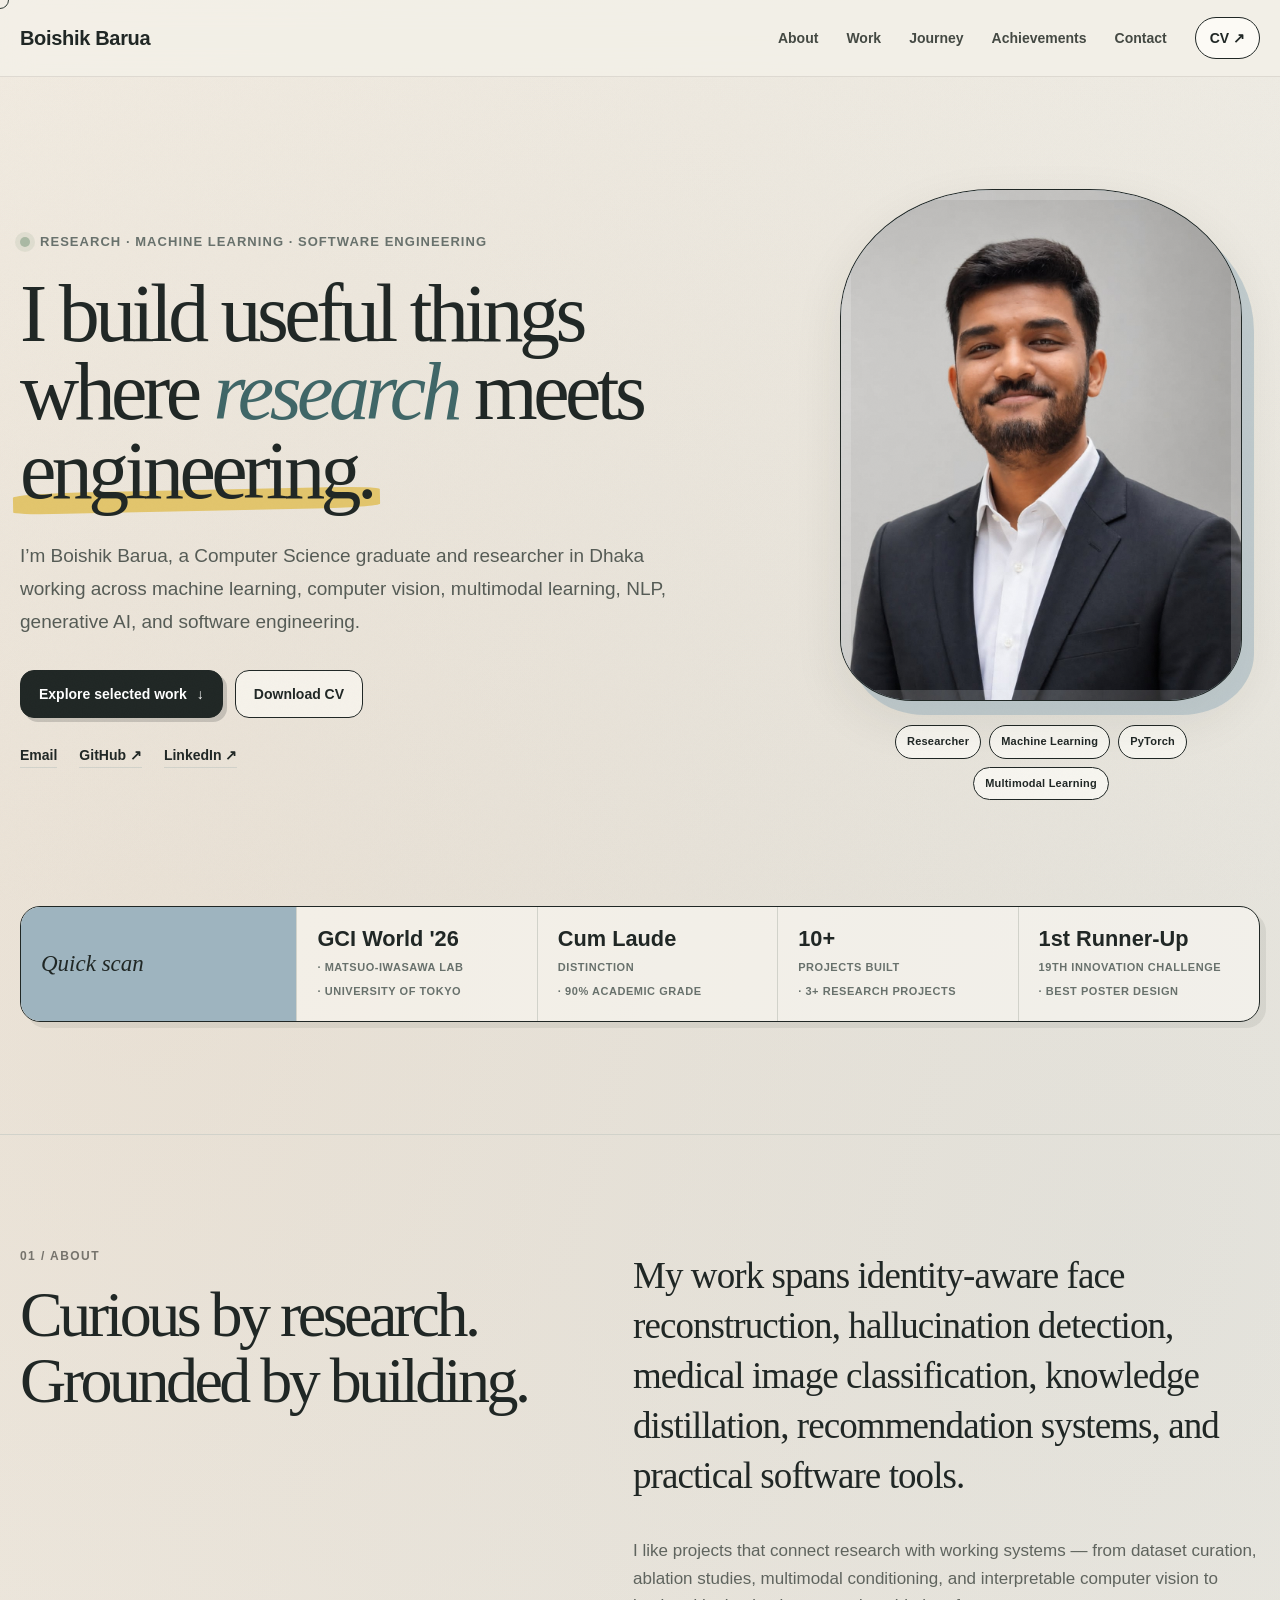
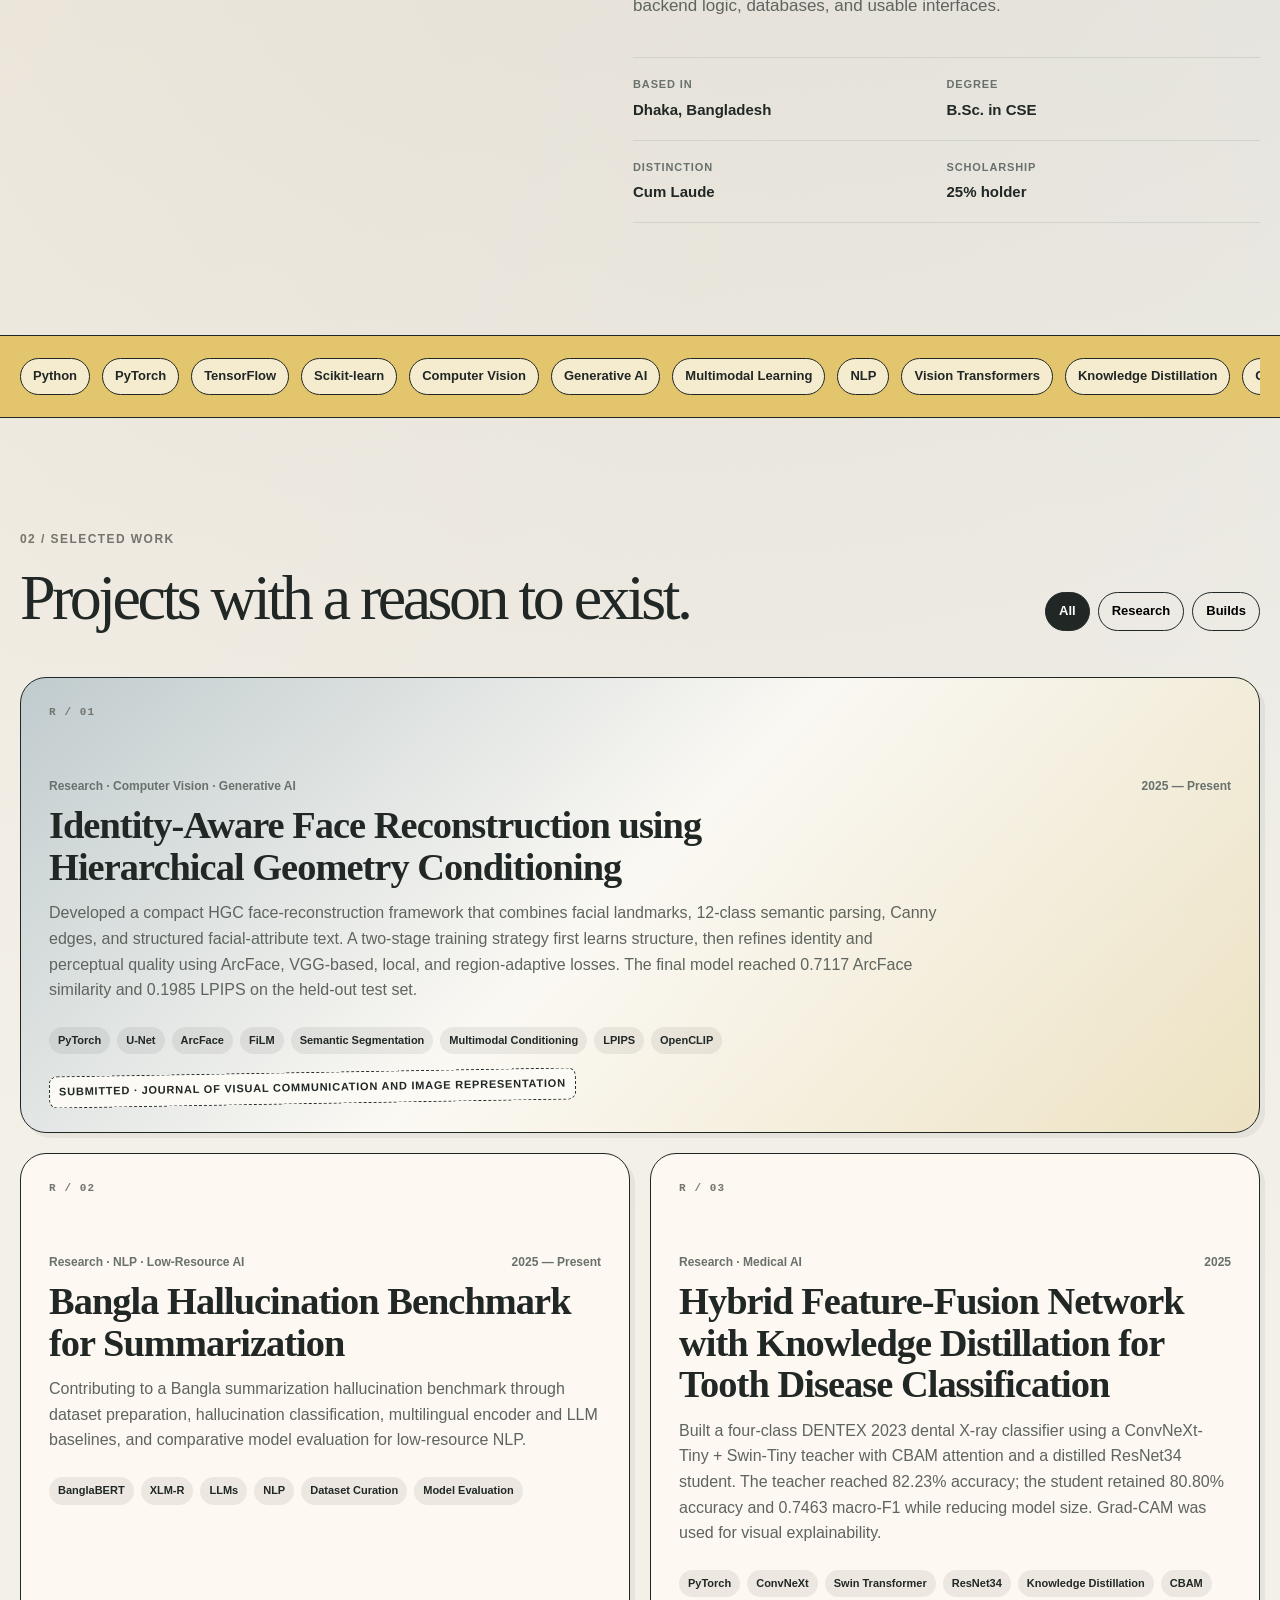
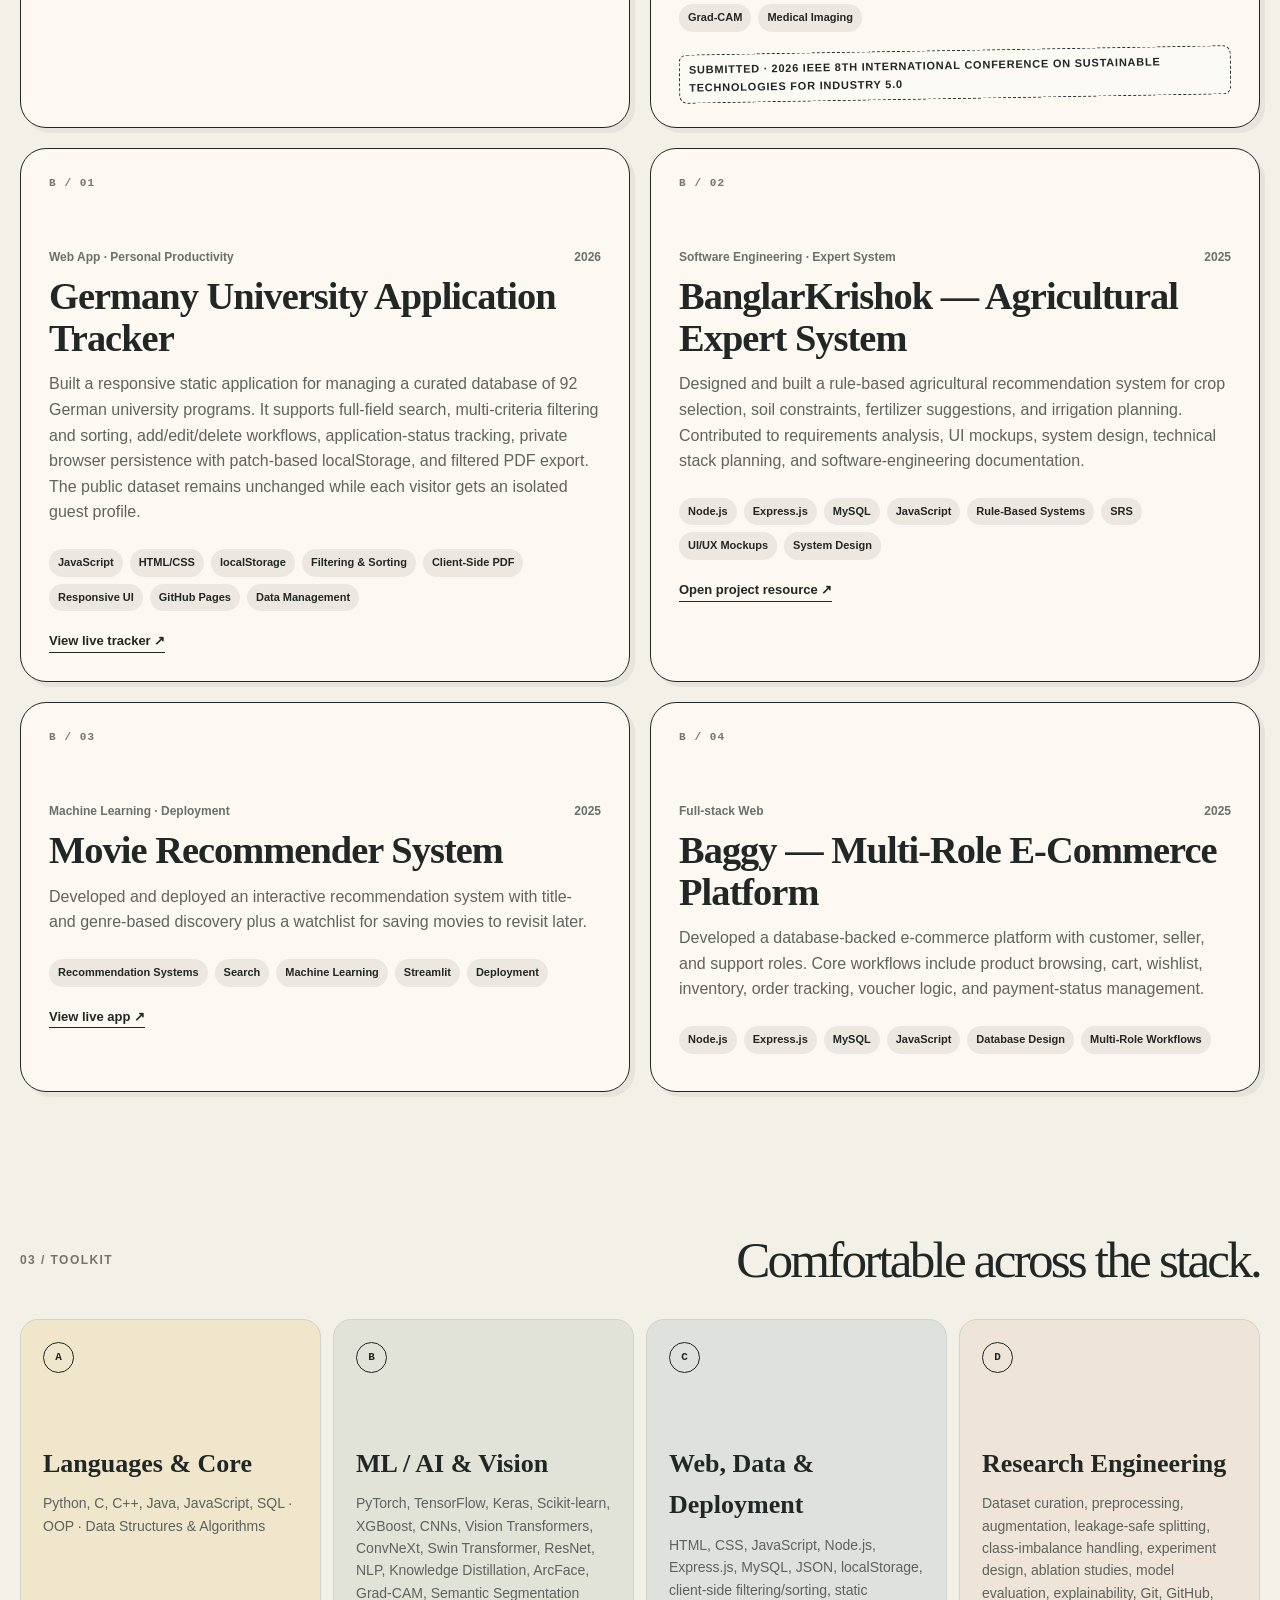
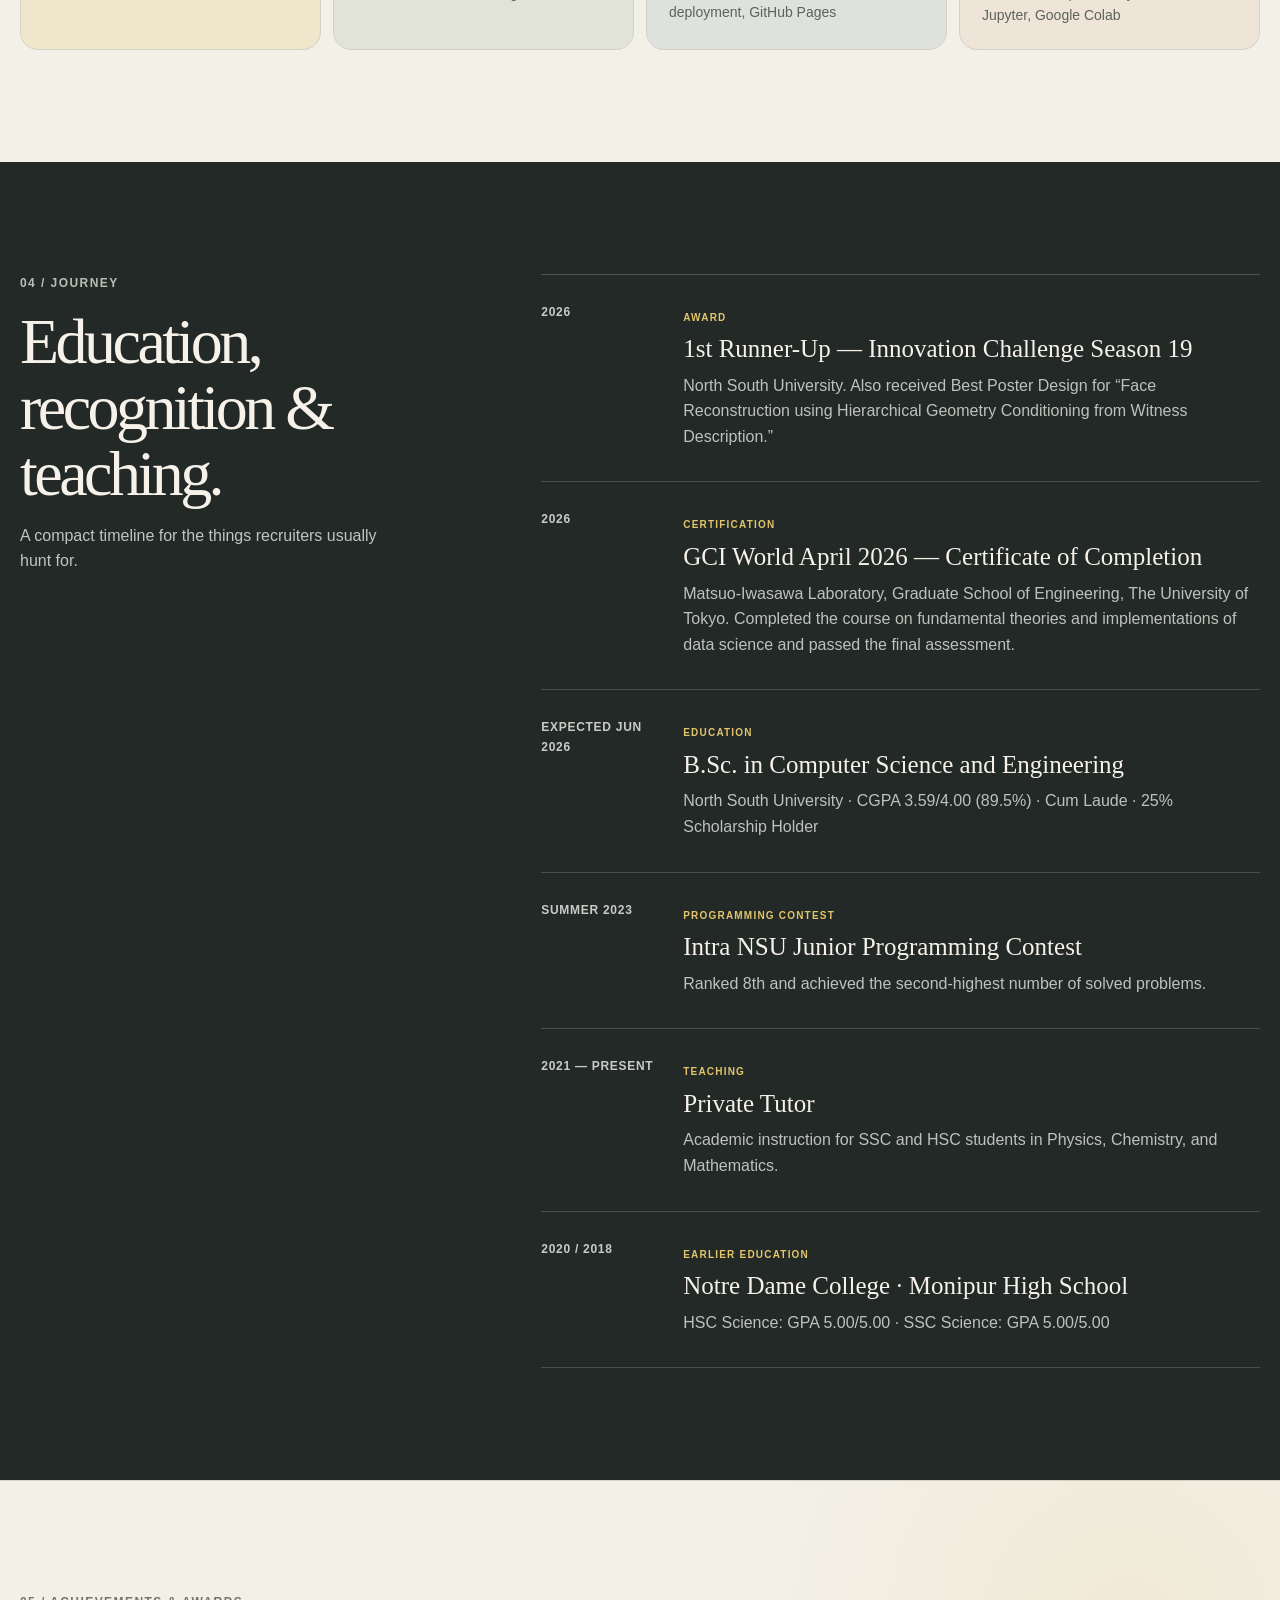
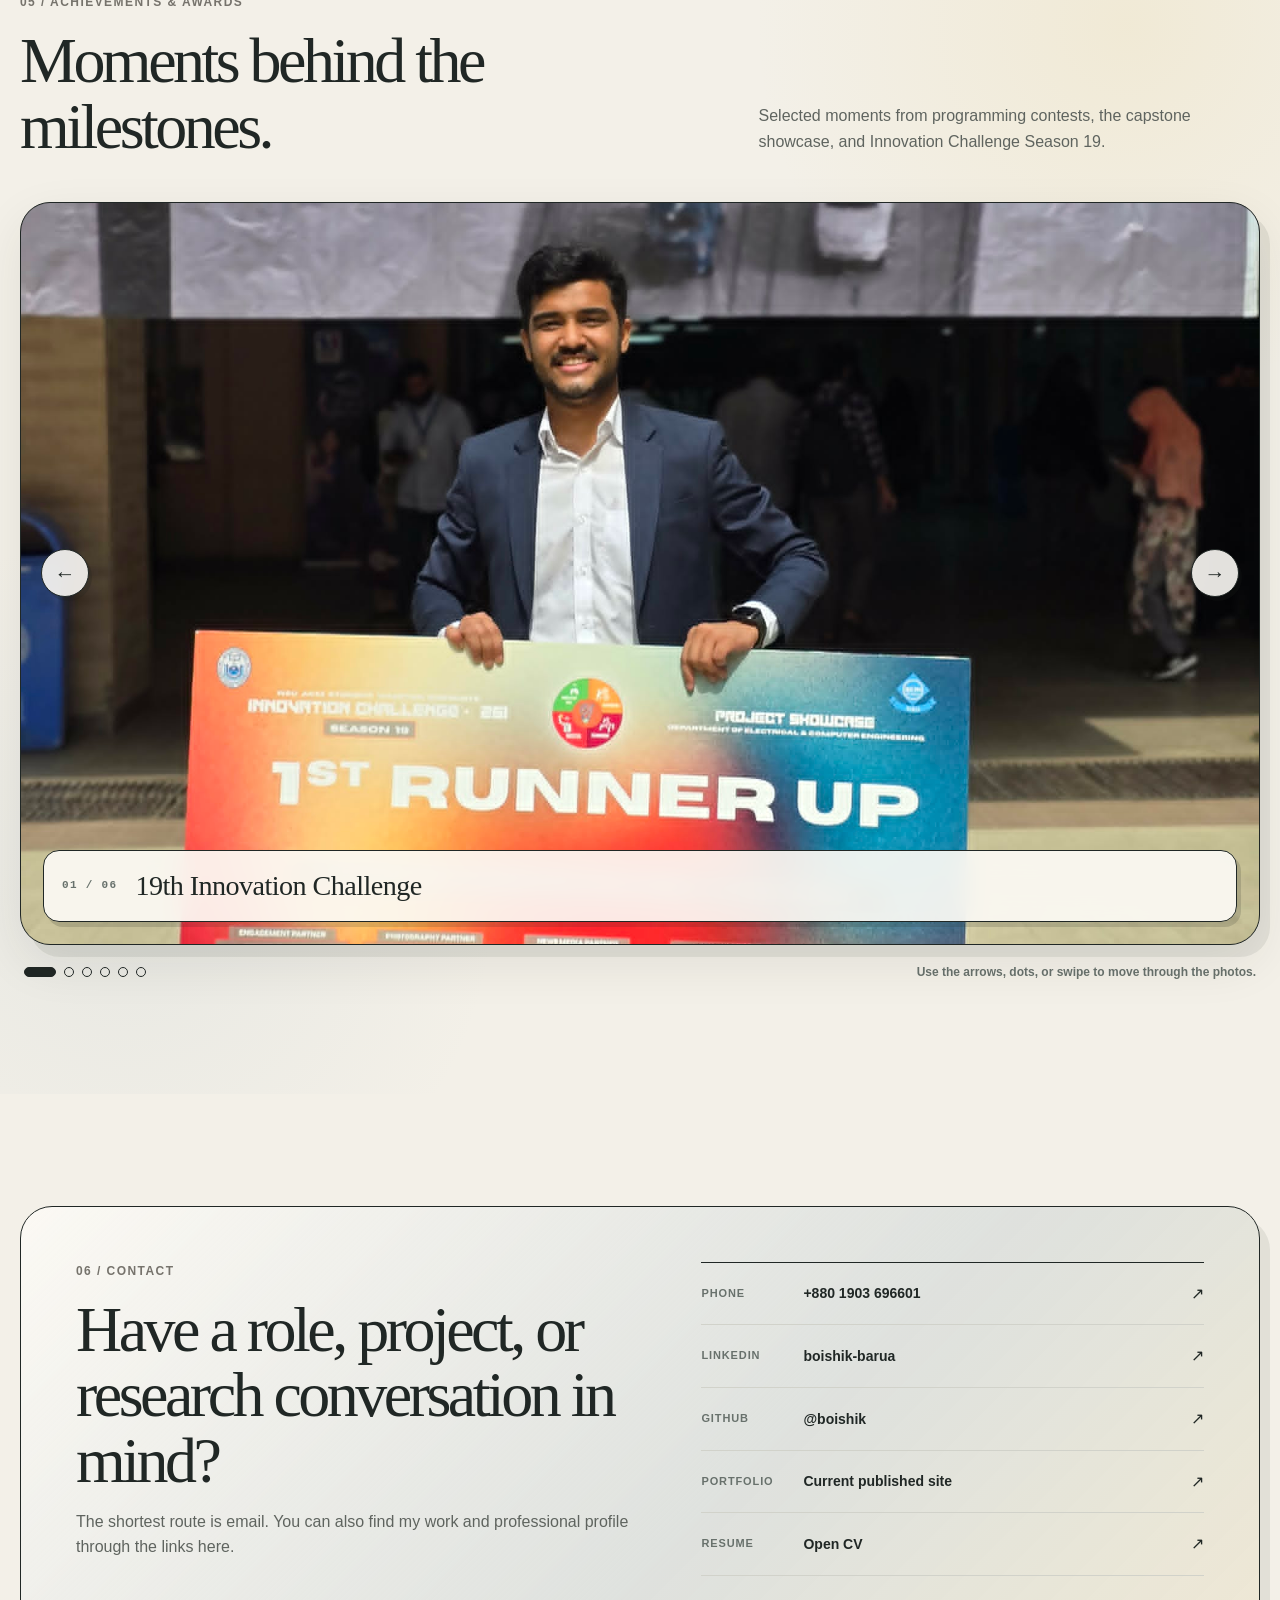
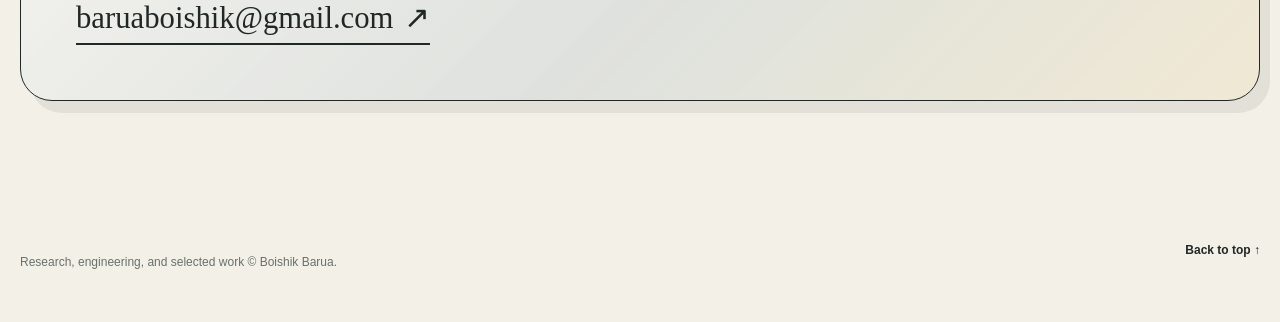
<file: index.html>
<!DOCTYPE html>

<html lang="en">

<head>
    <meta charset="utf-8" />
    <meta content="width=device-width, initial-scale=1" name="viewport" />
    <meta
        content="Portfolio of Boishik Barua — Computer Science graduate and researcher working across machine learning, computer vision, multimodal learning, NLP, generative AI, and software engineering."
        name="description" />
    <meta content="#f3f0e8" name="theme-color" />
    <title>Boishik Barua — Portfolio</title>
    <link href="assets/favicon.svg" rel="icon" type="image/svg+xml" />
    <link href="styles.css" rel="stylesheet" />
</head>

<body id="top">
    <a class="skip-link" href="#main">Skip to content</a>
    <header class="site-header">
        <div class="nav-wrap container">
            <a aria-label="Boishik Barua home" class="brand" href="#top">
                <span class="brand-name">Boishik Barua</span>
            </a>
            <button aria-controls="primary-nav" aria-expanded="false" aria-label="Open navigation" class="nav-toggle"
                type="button">
                <span></span><span></span>
            </button>
            <nav aria-label="Primary navigation" class="primary-nav" id="primary-nav">
                <a href="#about">About</a>
                <a href="#work">Work</a>
                <a href="#journey">Journey</a>
                <a href="#achievements">Achievements</a><a href="#contact">Contact</a>
                <a class="nav-resume" href="assets/Boishik_Barua_CV.pdf" rel="noopener" target="_blank">CV ↗</a>
            </nav>
        </div>
    </header>
    <main id="main">
        <section class="hero section-pad">
            <div class="container hero-grid">
                <div class="hero-copy reveal">
                    <p class="eyebrow"><span class="eyebrow-dot"></span> Research · Machine Learning · Software
                        Engineering</p>
                    <h1>I build useful things where <em>research</em> meets <span class="marker">engineering.</span>
                    </h1>
                    <p class="hero-lede">I’m Boishik Barua, a Computer Science graduate and researcher in Dhaka working
                        across machine learning, computer vision, multimodal learning, NLP, generative AI, and software
                        engineering.</p>
                    <div class="hero-actions">
                        <a class="btn btn-primary" href="#work">Explore selected work <span
                                aria-hidden="true">↓</span></a>
                        <a class="btn btn-ghost" download="" href="assets/Boishik_Barua_CV.pdf">Download CV</a>
                    </div>
                    <div aria-label="Contact links" class="hero-links">
                        <a href="mailto:baruaboishik@gmail.com">Email</a>
                        <a href="https://github.com/boishik" rel="noopener" target="_blank">GitHub ↗</a>
                        <a href="https://www.linkedin.com/in/boishik-barua/" rel="noopener" target="_blank">LinkedIn
                            ↗</a>
                    </div>
                </div>
                <div aria-label="Portrait of Boishik Barua" class="portrait-wrap reveal">
                    <div class="portrait-card">
                        <img alt="Boishik Barua in a dark suit and white shirt" src="assets/boishik-barua.jpeg" />
                    </div>
                    <div aria-label="Professional focus areas" class="portrait-keywords">
                        <span>Researcher</span>
                        <span>Machine Learning</span>
                        <span>PyTorch</span>
                        <span>Multimodal Learning</span>
                    </div>
                </div>
            </div>
            <div aria-label="Recruiter snapshot" class="container snapshot reveal">
                <div class="snapshot-title">Quick scan</div>

                <div class="snapshot-item"><strong>GCI World '26</strong><span>· Matsuo-Iwasawa Lab</span><span>·
                        University of Tokyo</span></div>
                <div class="snapshot-item"><strong>Cum Laude</strong><span>Distinction</span><span>· 90% Academic
                        Grade</span></div>
                <div class="snapshot-item"><strong>10+</strong><span>Projects built</span><span>· 3+ Research
                        Projects</span></div>
                <div class="snapshot-item"><strong>1st Runner-Up</strong><span>19th Innovation Challenge</span> <span>·
                        Best Poster Design</span>
                </div>
            </div>
        </section>
        <section class="about section-pad" id="about">
            <div class="container about-grid">
                <div class="section-heading reveal">
                    <p class="section-kicker">01 / About</p>
                    <h2>Curious by research.<br />Grounded by building.</h2>
                </div>
                <div class="about-copy reveal">
                    <p class="large-copy">My work spans identity-aware face reconstruction, hallucination detection,
                        medical image classification, knowledge distillation, recommendation systems, and practical
                        software tools.</p>
                    <p>I like projects that connect research with working systems — from dataset curation, ablation
                        studies, multimodal conditioning, and interpretable computer vision to backend logic, databases,
                        and usable interfaces.</p>
                    <div class="mini-facts">
                        <div><span>Based in</span><strong>Dhaka, Bangladesh</strong></div>
                        <div><span>Degree</span><strong>B.Sc. in CSE</strong></div>
                        <div><span>Distinction</span><strong>Cum Laude</strong></div>
                        <div><span>Scholarship</span><strong>25% holder</strong></div>
                    </div>
                </div>
            </div>
        </section>
        <section aria-label="Core technical skills" class="skills-strip">
            <div class="container skill-marquee">
                <span>Python</span><span>PyTorch</span><span>TensorFlow</span><span>Scikit-learn</span><span>Computer
                    Vision</span><span>Generative AI</span><span>Multimodal Learning</span><span>NLP</span><span>Vision
                    Transformers</span><span>Knowledge Distillation</span><span>Grad-CAM</span><span>Semantic
                    Segmentation</span><span>Model Evaluation</span><span>Data
                    Augmentation</span><span>Node.js</span><span>Express.js</span><span>MySQL</span><span>JavaScript</span><span>Git
                    &amp; GitHub</span>
            </div>
        </section>
        <section class="work section-pad" id="work">
            <div class="container">
                <div class="work-top reveal">
                    <div>
                        <p class="section-kicker">02 / Selected work</p>
                        <h2>Projects with a reason to exist.</h2>
                    </div>
                    <div aria-label="Filter projects" class="filter-bar" role="group">
                        <button class="filter-btn active" data-filter="all" type="button">All</button>
                        <button class="filter-btn" data-filter="research" type="button">Research</button>
                        <button class="filter-btn" data-filter="build" type="button">Builds</button>
                    </div>
                </div>
                <div class="project-grid">
                    <article class="project-card featured reveal" data-category="research">
                        <div class="project-index">R / 01</div>
                        <div class="project-content">
                            <div class="project-meta"><span>Research · Computer Vision · Generative AI</span><span>2025
                                    — Present</span></div>
                            <h3>Identity-Aware Face Reconstruction using Hierarchical Geometry Conditioning</h3>
                            <p>Developed a compact HGC face-reconstruction framework that combines facial landmarks,
                                12-class semantic parsing, Canny edges, and structured facial-attribute text. A
                                two-stage training strategy first learns structure, then refines identity and perceptual
                                quality using ArcFace, VGG-based, local, and region-adaptive losses. The final model
                                reached 0.7117 ArcFace similarity and 0.1985 LPIPS on the held-out test set.</p>
                            <div class="tag-row">
                                <span>PyTorch</span><span>U-Net</span><span>ArcFace</span><span>FiLM</span><span>Semantic
                                    Segmentation</span><span>Multimodal
                                    Conditioning</span><span>LPIPS</span><span>OpenCLIP</span>
                            </div>
                            <div class="project-status">Submitted · Journal of Visual Communication and Image
                                Representation</div>
                        </div>
                    </article>
                    <article class="project-card reveal" data-category="research">
                        <div class="project-index">R / 02</div>
                        <div class="project-content">
                            <div class="project-meta"><span>Research · NLP · Low-Resource AI</span><span>2025 —
                                    Present</span></div>
                            <h3>Bangla Hallucination Benchmark for Summarization</h3>
                            <p>Contributing to a Bangla summarization hallucination benchmark through dataset
                                preparation, hallucination classification, multilingual encoder and LLM baselines, and
                                comparative model evaluation for low-resource NLP.</p>
                            <div class="tag-row">
                                <span>BanglaBERT</span><span>XLM-R</span><span>LLMs</span><span>NLP</span><span>Dataset
                                    Curation</span><span>Model Evaluation</span>
                            </div>
                        </div>
                    </article>
                    <article class="project-card reveal" data-category="research">
                        <div class="project-index">R / 03</div>
                        <div class="project-content">
                            <div class="project-meta"><span>Research · Medical AI</span><span>2025</span></div>
                            <h3>Hybrid Feature-Fusion Network with Knowledge Distillation for Tooth Disease
                                Classification</h3>
                            <p>Built a four-class DENTEX 2023 dental X-ray classifier using a ConvNeXt-Tiny + Swin-Tiny
                                teacher with CBAM attention and a distilled ResNet34 student. The teacher reached 82.23%
                                accuracy; the student retained 80.80% accuracy and 0.7463 macro-F1 while reducing model
                                size. Grad-CAM was used for visual explainability.</p>
                            <div class="tag-row"><span>PyTorch</span><span>ConvNeXt</span><span>Swin
                                    Transformer</span><span>ResNet34</span><span>Knowledge
                                    Distillation</span><span>CBAM</span><span>Grad-CAM</span><span>Medical
                                    Imaging</span></div>
                            <div class="project-status">Submitted · 2026 IEEE 8th International Conference on
                                Sustainable Technologies for Industry 5.0</div>
                        </div>
                    </article>
                    <article class="project-card reveal" data-category="build">
                        <div class="project-index">B / 01</div>
                        <div class="project-content">
                            <div class="project-meta"><span>Web App · Personal Productivity</span><span>2026</span>
                            </div>
                            <h3>Germany University Application Tracker</h3>
                            <p>Built a responsive static application for managing a curated database of 92 German
                                university programs. It supports full-field search, multi-criteria filtering and
                                sorting, add/edit/delete workflows, application-status tracking, private browser
                                persistence with patch-based localStorage, and filtered PDF export. The public dataset
                                remains unchanged while each visitor gets an isolated guest profile.</p>
                            <div class="tag-row">
                                <span>JavaScript</span><span>HTML/CSS</span><span>localStorage</span><span>Filtering
                                    &amp; Sorting</span><span>Client-Side PDF</span><span>Responsive
                                    UI</span><span>GitHub Pages</span><span>Data Management</span>
                            </div>
                            <a class="project-link" href="https://boishik.github.io/germany-university-tracker-public/"
                                rel="noopener" target="_blank">View live tracker ↗</a>
                        </div>
                    </article>
                    <article class="project-card reveal" data-category="build">
                        <div class="project-index">B / 02</div>
                        <div class="project-content">
                            <div class="project-meta"><span>Software Engineering · Expert System</span><span>2025</span>
                            </div>
                            <h3>BanglarKrishok — Agricultural Expert System</h3>
                            <p>Designed and built a rule-based agricultural recommendation system for crop selection,
                                soil constraints, fertilizer suggestions, and irrigation planning. Contributed to
                                requirements analysis, UI mockups, system design, technical stack planning, and
                                software-engineering documentation.</p>
                            <div class="tag-row">
                                <span>Node.js</span><span>Express.js</span><span>MySQL</span><span>JavaScript</span><span>Rule-Based
                                    Systems</span><span>SRS</span><span>UI/UX Mockups</span><span>System Design</span>
                            </div>
                            <a class="project-link"
                                href="https://drive.google.com/file/d/10CcM0jQiQCLXurxE34aKCkslizbjFD1e/view?usp=drive_link"
                                rel="noopener" target="_blank">Open project resource ↗</a>
                        </div>
                    </article>
                    <article class="project-card reveal" data-category="build">
                        <div class="project-index">B / 03</div>
                        <div class="project-content">
                            <div class="project-meta"><span>Machine Learning · Deployment</span><span>2025</span></div>
                            <h3>Movie Recommender System</h3>
                            <p>Developed and deployed an interactive recommendation system with title- and genre-based
                                discovery plus a watchlist for saving movies to revisit later.</p>
                            <div class="tag-row"><span>Recommendation Systems</span><span>Search</span><span>Machine
                                    Learning</span><span>Streamlit</span><span>Deployment</span></div>
                            <a class="project-link" href="https://movie-recommender-system-boishik.streamlit.app/"
                                rel="noopener" target="_blank">View live app ↗</a>
                        </div>
                    </article>
                    <article class="project-card reveal" data-category="build">
                        <div class="project-index">B / 04</div>
                        <div class="project-content">
                            <div class="project-meta"><span>Full-stack Web</span><span>2025</span></div>
                            <h3>Baggy — Multi-Role E-Commerce Platform</h3>
                            <p>Developed a database-backed e-commerce platform with customer, seller, and support roles.
                                Core workflows include product browsing, cart, wishlist, inventory, order tracking,
                                voucher logic, and payment-status management.</p>
                            <div class="tag-row">
                                <span>Node.js</span><span>Express.js</span><span>MySQL</span><span>JavaScript</span><span>Database
                                    Design</span><span>Multi-Role Workflows</span>
                            </div>
                        </div>
                    </article>
                </div>
            </div>
        </section>
        <section class="toolkit section-pad">
            <div class="container">
                <div class="section-heading compact reveal">
                    <p class="section-kicker">03 / Toolkit</p>
                    <h2>Comfortable across the stack.</h2>
                </div>
                <div class="toolkit-grid">
                    <article class="tool-card reveal"><span class="tool-no">A</span>
                        <h3>Languages &amp; Core</h3>
                        <p>Python, C, C++, Java, JavaScript, SQL · OOP · Data Structures &amp; Algorithms</p>
                    </article>
                    <article class="tool-card reveal"><span class="tool-no">B</span>
                        <h3>ML / AI &amp; Vision</h3>
                        <p>PyTorch, TensorFlow, Keras, Scikit-learn, XGBoost, CNNs, Vision Transformers, ConvNeXt, Swin
                            Transformer, ResNet, NLP, Knowledge Distillation, ArcFace, Grad-CAM, Semantic Segmentation
                        </p>
                    </article>
                    <article class="tool-card reveal"><span class="tool-no">C</span>
                        <h3>Web, Data &amp; Deployment</h3>
                        <p>HTML, CSS, JavaScript, Node.js, Express.js, MySQL, JSON, localStorage, client-side
                            filtering/sorting, static deployment, GitHub Pages</p>
                    </article>
                    <article class="tool-card reveal"><span class="tool-no">D</span>
                        <h3>Research Engineering</h3>
                        <p>Dataset curation, preprocessing, augmentation, leakage-safe splitting, class-imbalance
                            handling, experiment design, ablation studies, model evaluation, explainability, Git,
                            GitHub, Jupyter, Google Colab</p>
                    </article>
                </div>
            </div>
        </section>
        <section class="journey section-pad" id="journey">
            <div class="container journey-grid">
                <div class="section-heading sticky-heading reveal">
                    <p class="section-kicker">04 / Journey</p>
                    <h2>Education, recognition &amp; teaching.</h2>
                    <p class="heading-note">A compact timeline for the things recruiters usually hunt for.</p>
                </div>
                <div class="timeline">
                    <article class="timeline-item reveal">
                        <div class="timeline-year">2026</div>
                        <div class="timeline-body">
                            <span class="timeline-type">Award</span>
                            <h3>1st Runner-Up — Innovation Challenge Season 19</h3>
                            <p>North South University. Also received Best Poster Design for “Face Reconstruction using
                                Hierarchical Geometry Conditioning from Witness Description.”</p>
                        </div>
                    </article>
                    <article class="timeline-item reveal">
                        <div class="timeline-year">2026</div>
                        <div class="timeline-body">
                            <span class="timeline-type">Certification</span>
                            <h3>GCI World April 2026 — Certificate of Completion</h3>
                            <p>Matsuo-Iwasawa Laboratory, Graduate School of Engineering, The University of Tokyo.
                                Completed the course on fundamental theories and implementations of data science and
                                passed the final assessment.</p>
                        </div>
                    </article>
                    <article class="timeline-item reveal">
                        <div class="timeline-year">Expected Jun 2026</div>
                        <div class="timeline-body">
                            <span class="timeline-type">Education</span>
                            <h3>B.Sc. in Computer Science and Engineering</h3>
                            <p>North South University · CGPA 3.59/4.00 (89.5%) · Cum Laude · 25% Scholarship Holder</p>
                        </div>
                    </article>
                    <article class="timeline-item reveal">
                        <div class="timeline-year">Summer 2023</div>
                        <div class="timeline-body">
                            <span class="timeline-type">Programming Contest</span>
                            <h3>Intra NSU Junior Programming Contest</h3>
                            <p>Ranked 8th and achieved the second-highest number of solved problems.</p>
                        </div>
                    </article>
                    <article class="timeline-item reveal">
                        <div class="timeline-year">2021 — Present</div>
                        <div class="timeline-body">
                            <span class="timeline-type">Teaching</span>
                            <h3>Private Tutor</h3>
                            <p>Academic instruction for SSC and HSC students in Physics, Chemistry, and Mathematics.</p>
                        </div>
                    </article>
                    <article class="timeline-item reveal">
                        <div class="timeline-year">2020 / 2018</div>
                        <div class="timeline-body">
                            <span class="timeline-type">Earlier education</span>
                            <h3>Notre Dame College · Monipur High School</h3>
                            <p>HSC Science: GPA 5.00/5.00 · SSC Science: GPA 5.00/5.00</p>
                        </div>
                    </article>
                </div>
            </div>
        </section>
        <section class="achievements section-pad" id="achievements">
            <div class="container">
                <div class="achievements-top reveal">
                    <div>
                        <p class="section-kicker">05 / Achievements &amp; Awards</p>
                        <h2>Moments behind the milestones.</h2>
                    </div>
                    <p class="achievements-intro">Selected moments from programming contests, the capstone showcase, and
                        Innovation Challenge Season 19.</p>
                </div>
                <div aria-label="Achievements and awards photo slider" class="achievement-slider reveal"
                    data-achievement-slider="">
                    <div class="achievement-stage">
                        <figure aria-hidden="false" class="achievement-slide is-active" data-slide-index="0">
                            <div class="achievement-visual">
                                <img alt="" aria-hidden="true" class="achievement-backdrop"
                                    src="assets/achievements/19th-innovation-challenge.jpeg" />
                                <img alt="19th Innovation Challenge" class="achievement-image" decoding="async"
                                    loading="eager" src="assets/achievements/19th-innovation-challenge.jpeg" />
                            </div>
                            <figcaption>
                                <span class="achievement-count">01 / 06</span>
                                <strong>19th Innovation Challenge</strong>
                            </figcaption>
                        </figure>
                        <figure aria-hidden="true" class="achievement-slide" data-slide-index="1">
                            <div class="achievement-visual">
                                <img alt="" aria-hidden="true" class="achievement-backdrop"
                                    src="assets/achievements/capstone-spring-26.jpeg" />
                                <img alt="Capstone Spring 26" class="achievement-image" decoding="async" loading="lazy"
                                    src="assets/achievements/capstone-spring-26.jpeg" />
                            </div>
                            <figcaption>
                                <span class="achievement-count">02 / 06</span>
                                <strong>Capstone Spring 26</strong>
                            </figcaption>
                        </figure>
                        <figure aria-hidden="true" class="achievement-slide" data-slide-index="2">
                            <div class="achievement-visual">
                                <img alt="" aria-hidden="true" class="achievement-backdrop"
                                    src="assets/achievements/judgement-capstone-spring-26.jpeg" />
                                <img alt="Judgement Capstone Spring 26" class="achievement-image" decoding="async"
                                    loading="lazy" src="assets/achievements/judgement-capstone-spring-26.jpeg" />
                            </div>
                            <figcaption>
                                <span class="achievement-count">03 / 06</span>
                                <strong>Judgement Capstone Spring 26</strong>
                            </figcaption>
                        </figure>
                        <figure aria-hidden="true" class="achievement-slide" data-slide-index="3">
                            <div class="achievement-visual">
                                <img alt="" aria-hidden="true" class="achievement-backdrop"
                                    src="assets/achievements/award-ceremony-with-vice-chancellor.jpeg" />
                                <img alt="Award Ceremony With Vice Chancellor" class="achievement-image"
                                    decoding="async" loading="lazy"
                                    src="assets/achievements/award-ceremony-with-vice-chancellor.jpeg" />
                            </div>
                            <figcaption>
                                <span class="achievement-count">04 / 06</span>
                                <strong>Award Ceremony With Vice Chancellor</strong>
                            </figcaption>
                        </figure>
                        <figure aria-hidden="true" class="achievement-slide" data-slide-index="4">
                            <div class="achievement-visual">
                                <img alt="" aria-hidden="true" class="achievement-backdrop"
                                    src="assets/achievements/awards-capstone-spring-26.jpeg" />
                                <img alt="Awards Capstone Spring 26" class="achievement-image" decoding="async"
                                    loading="lazy" src="assets/achievements/awards-capstone-spring-26.jpeg" />
                            </div>
                            <figcaption>
                                <span class="achievement-count">05 / 06</span>
                                <strong>Awards Capstone Spring 26</strong>
                            </figcaption>
                        </figure>
                        <figure aria-hidden="true" class="achievement-slide fit-white" data-slide-index="5">
                            <div class="achievement-visual">
                                <img alt="" aria-hidden="true" class="achievement-backdrop"
                                    src="assets/achievements/intra-nsu-junior-programming-contest-2024.png" />
                                <img alt="GCL Certificate" class="achievement-image" decoding="async" loading="lazy"
                                    src="assets/achievements/GCL World 26 Cecrtificate.png" />
                            </div>
                            <figcaption>
                                <span class="achievement-count">06 / 06</span>
                                <strong>GCL World 26 Graduate - University of Tokyo</strong>
                            </figcaption>
                        </figure><button aria-label="Previous achievement" class="achievement-arrow achievement-prev"
                            type="button"><span aria-hidden="true">←</span></button>
                        <button aria-label="Next achievement" class="achievement-arrow achievement-next"
                            type="button"><span aria-hidden="true">→</span></button>
                    </div>
                    <div class="achievement-slider-footer">
                        <div aria-label="Choose achievement photo" class="achievement-dots" role="group"><button
                                aria-current="true" aria-label="Show 19th Innovation Challenge"
                                class="achievement-dot is-active" data-slide-to="0" type="button"></button><button
                                aria-current="false" aria-label="Show Capstone Spring 26" class="achievement-dot"
                                data-slide-to="1" type="button"></button><button aria-current="false"
                                aria-label="Show Judgement Capstone Spring 26" class="achievement-dot" data-slide-to="2"
                                type="button"></button><button aria-current="false"
                                aria-label="Show Award Ceremony With Vice Chancellor" class="achievement-dot"
                                data-slide-to="3" type="button"></button><button aria-current="false"
                                aria-label="Show Awards Capstone Spring 26" class="achievement-dot" data-slide-to="4"
                                type="button"></button><button aria-current="false"
                                aria-label="Show Intra NSU Junior Programming Contest 2024" class="achievement-dot"
                                data-slide-to="5" type="button"></button></div>
                        <p class="achievement-slider-hint">Use the arrows, dots, or swipe to move through the photos.
                        </p>
                    </div>
                </div>
            </div>
        </section>
        <section class="contact section-pad" id="contact">
            <div class="container contact-shell reveal">
                <div class="contact-copy">
                    <p class="section-kicker">06 / Contact</p>
                    <h2>Have a role, project, or research conversation in mind?</h2>
                    <p>The shortest route is email. You can also find my work and professional profile through the links
                        here.</p>
                    <a class="email-big" href="mailto:baruaboishik@gmail.com">baruaboishik@gmail.com <span>↗</span></a>
                </div>
                <div class="contact-list">
                    <a href="tel:+8801903696601"><span>Phone</span><strong>+880 1903 696601</strong><i>↗</i></a>
                    <a href="https://www.linkedin.com/in/boishik-barua/" rel="noopener"
                        target="_blank"><span>LinkedIn</span><strong>boishik-barua</strong><i>↗</i></a>
                    <a href="https://github.com/boishik" rel="noopener"
                        target="_blank"><span>GitHub</span><strong>@boishik</strong><i>↗</i></a>
                    <a href="https://boishik.github.io/boishik-barua-portfolio/" rel="noopener"
                        target="_blank"><span>Portfolio</span><strong>Current published site</strong><i>↗</i></a>
                    <a href="assets/Boishik_Barua_CV.pdf" rel="noopener" target="_blank"><span>Resume</span><strong>Open
                            CV</strong><i>↗</i></a>
                </div>
            </div>
        </section>
    </main>
    <footer class="site-footer">
        <div class="container footer-inner">
            <p>Research, engineering, and selected work © Boishik Barua.</p>
            <a class="back-to-top" href="#top">Back to top ↑</a>
        </div>
    </footer>
    <div class="custom-cursor" aria-hidden="true"></div>
    <script src="script.js"></script>

    <!-- Cloudflare Web Analytics -->
    <script type='module' src='https://static.cloudflareinsights.com/beacon.min.js'
        data-cf-beacon='{"token": "9dee2fd2cc714295a684e31b03b682b4"}'></script><!-- End Cloudflare Web Analytics -->
</body>

</html>
</file>
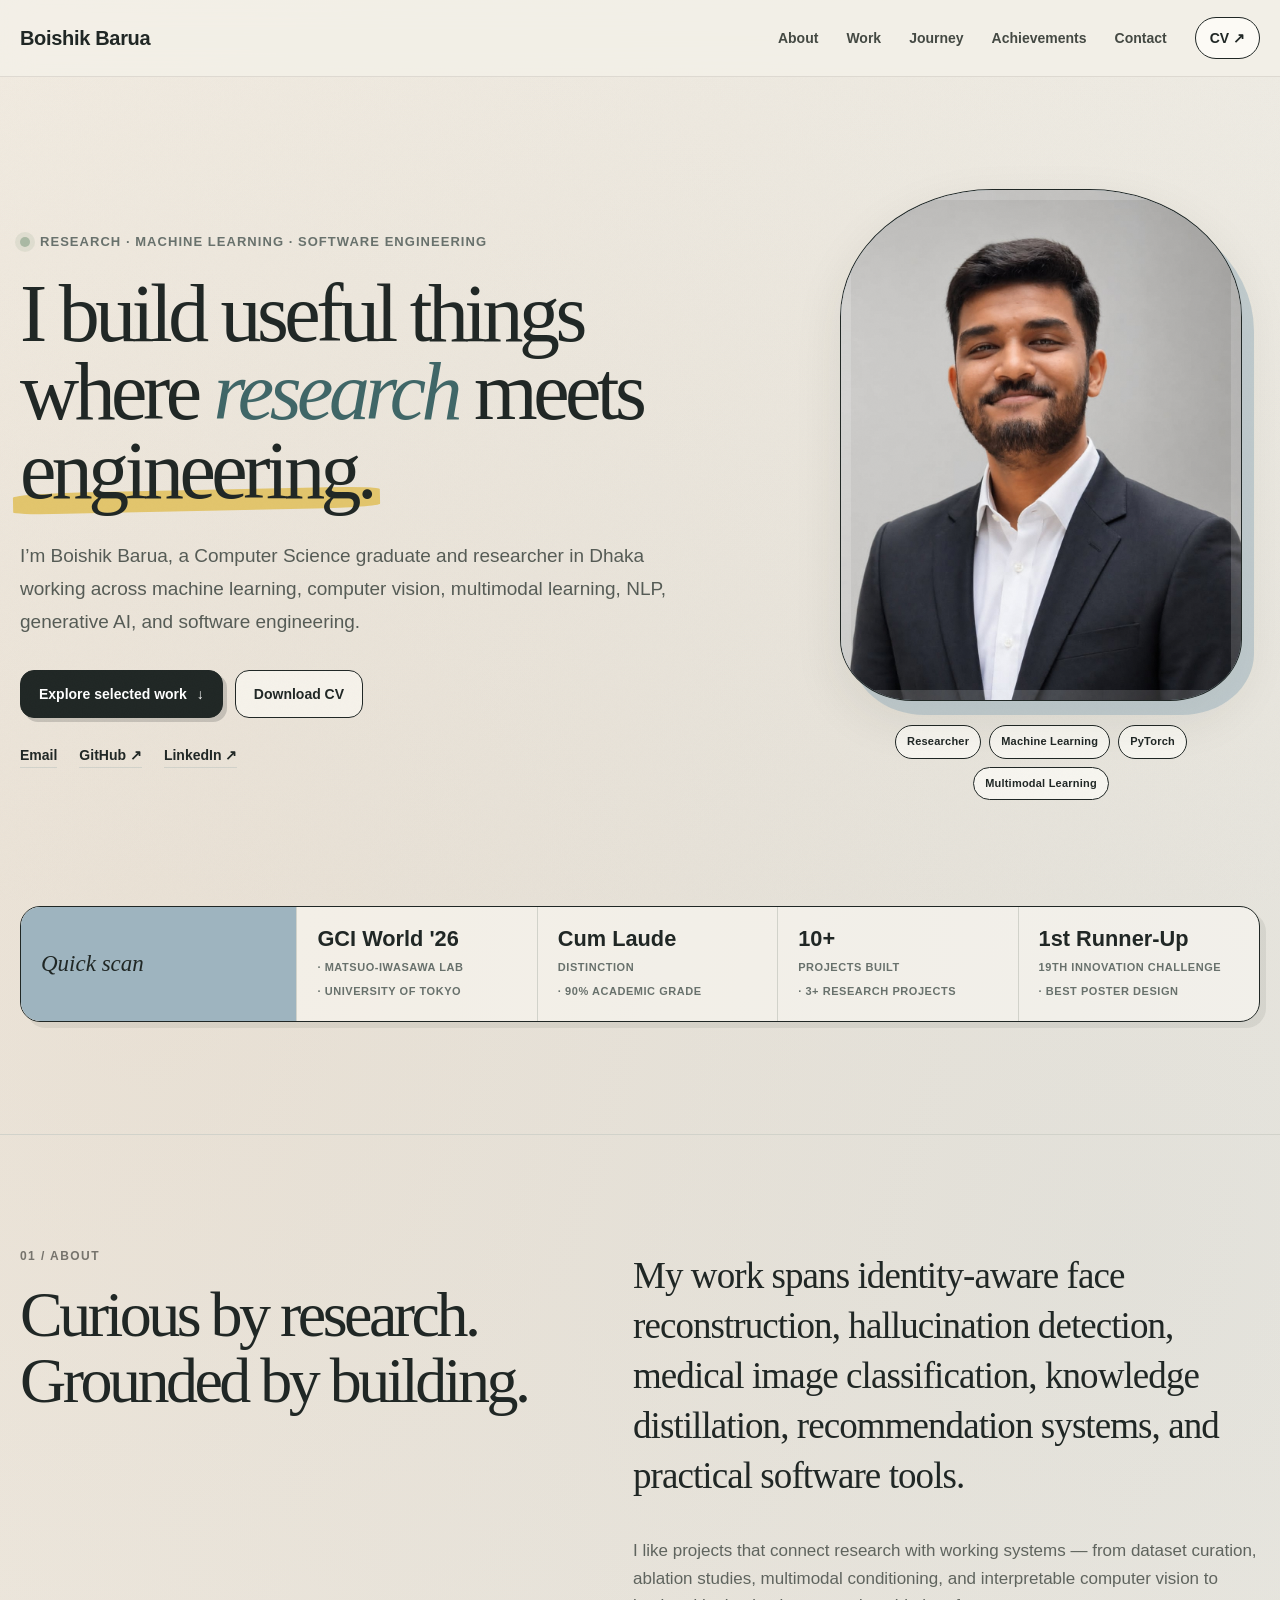
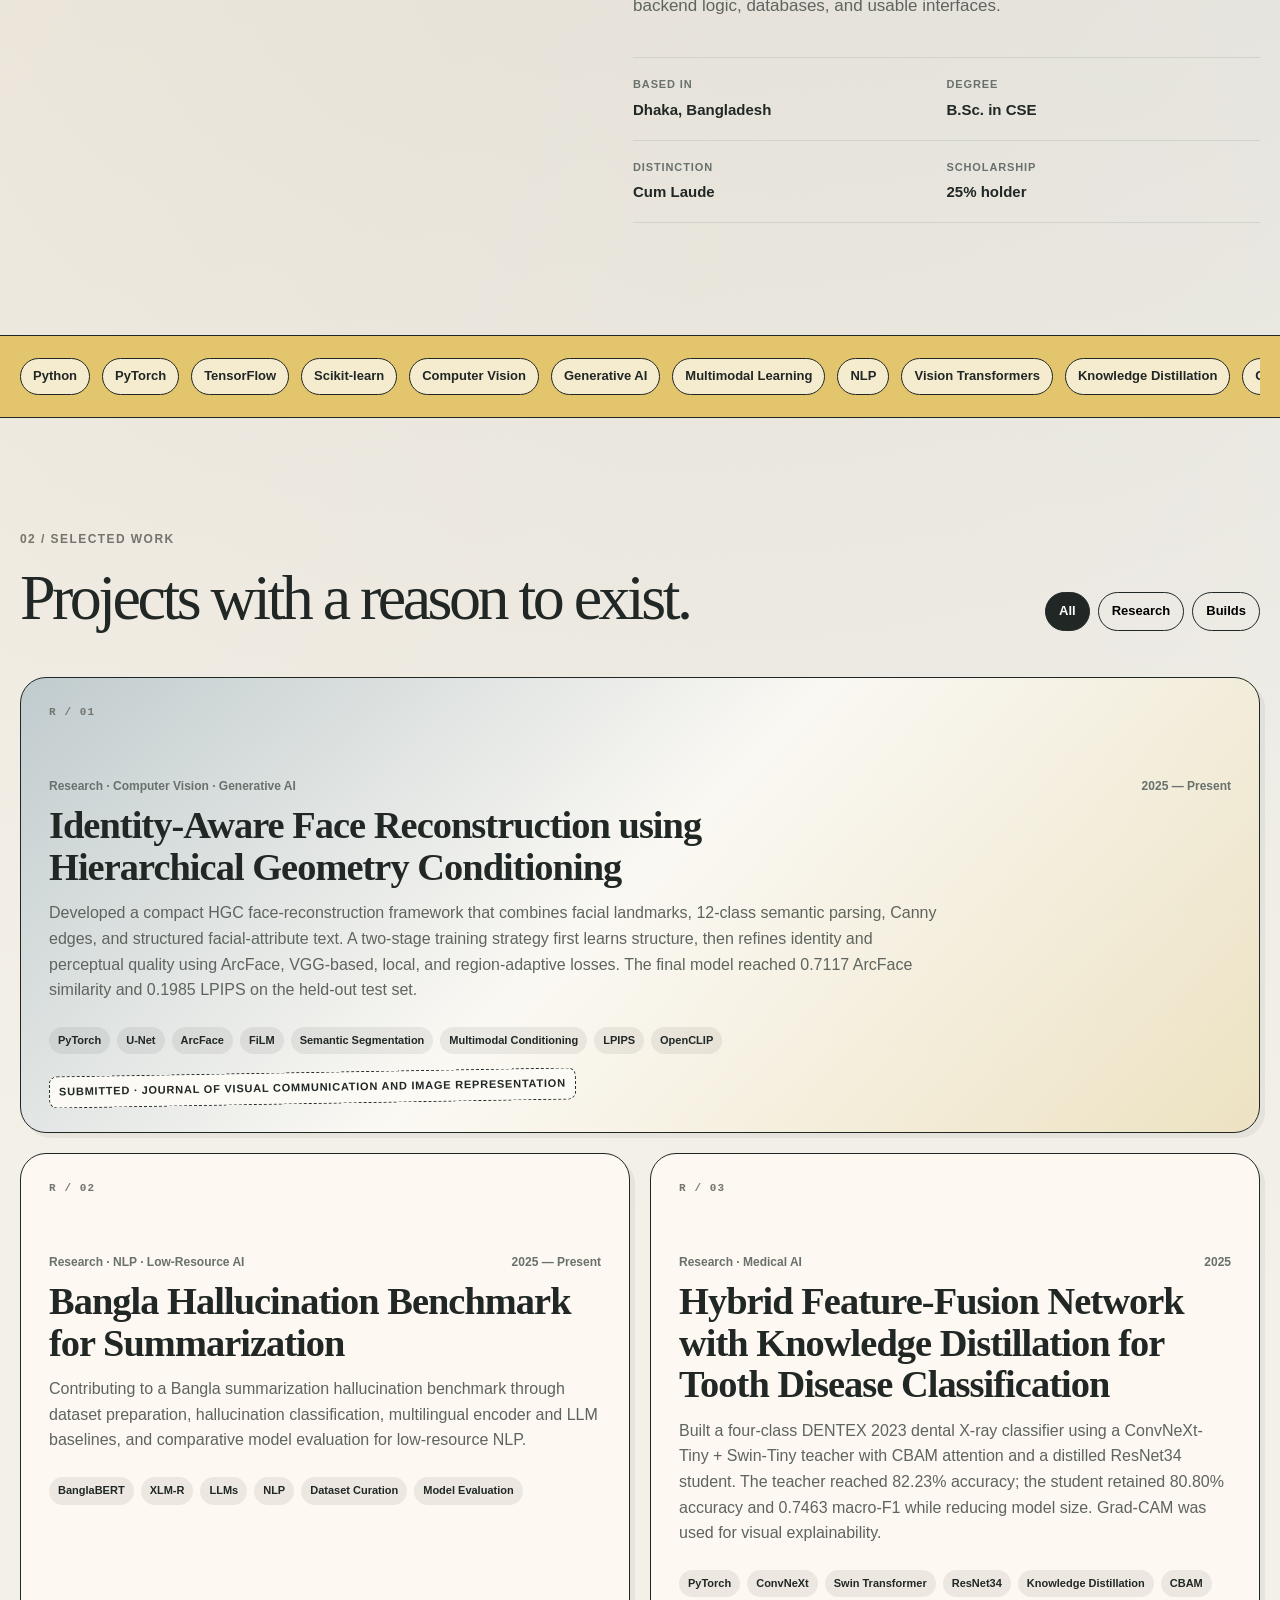
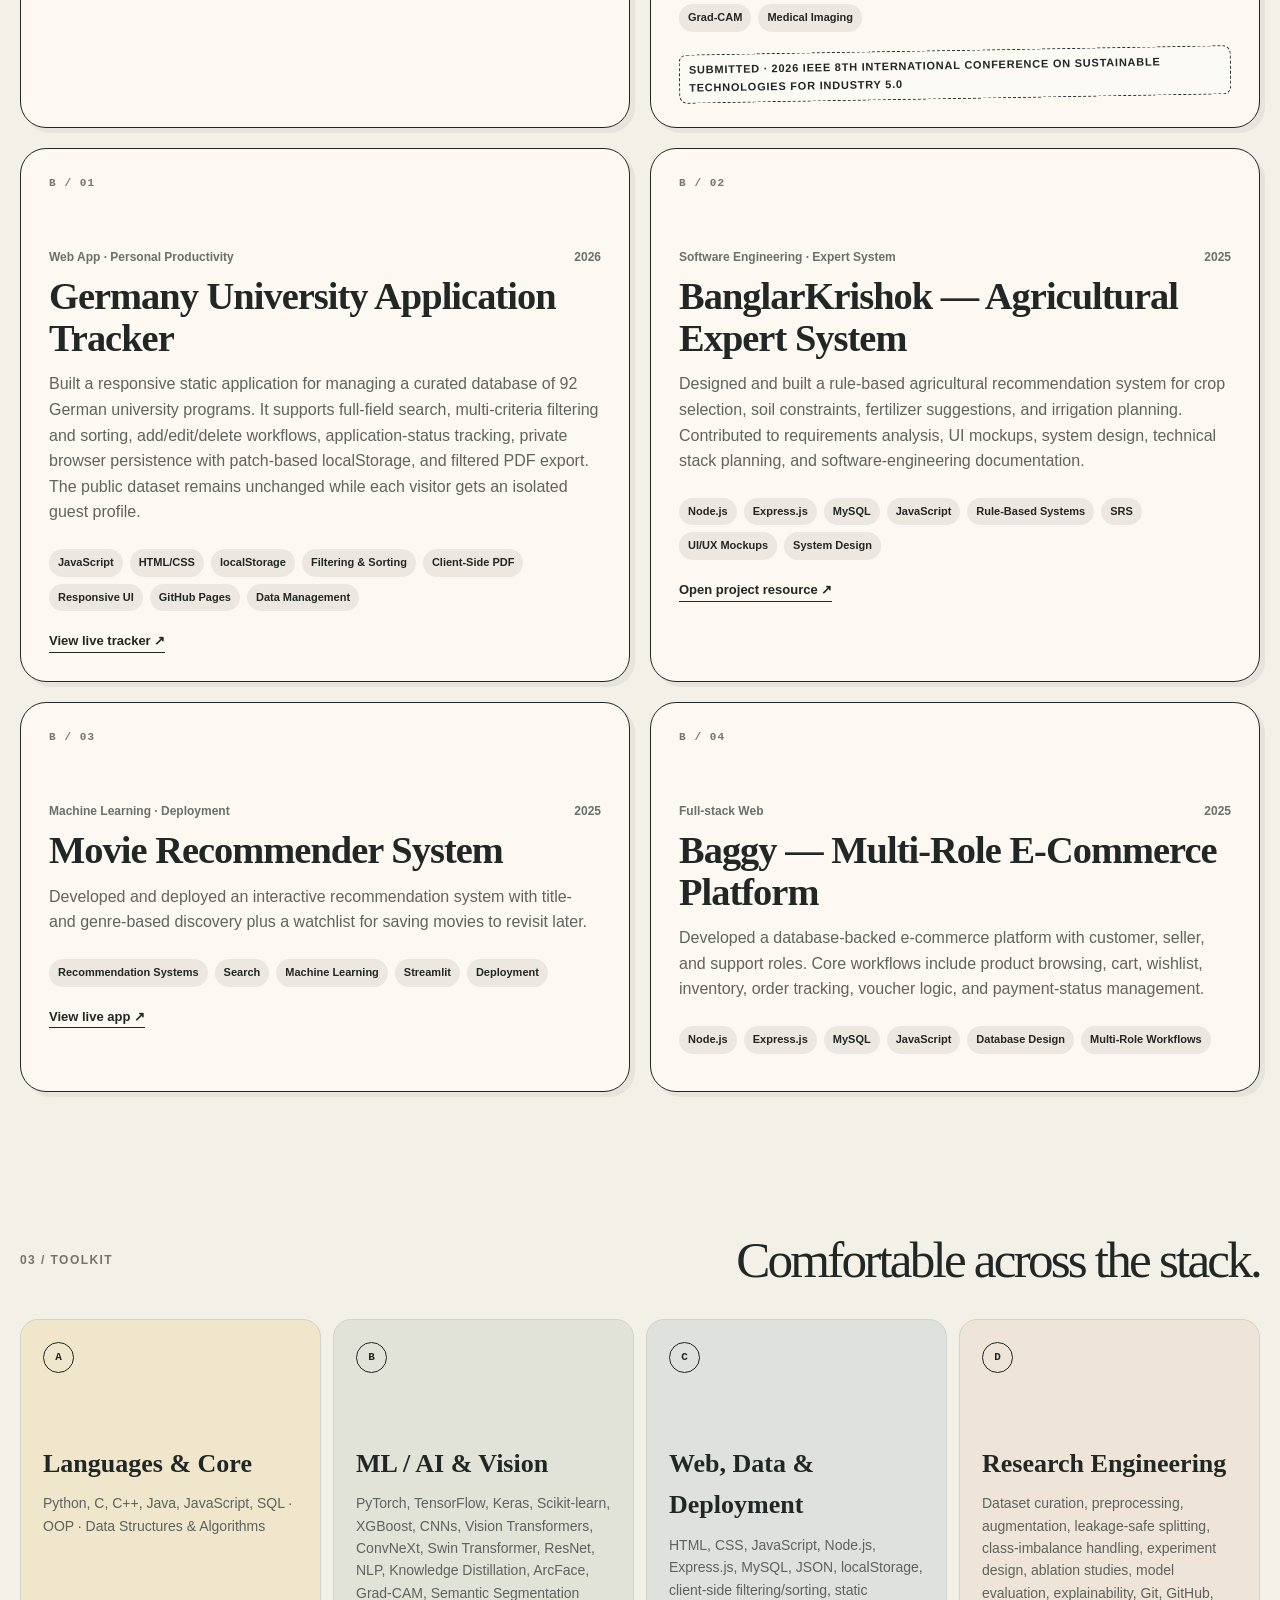
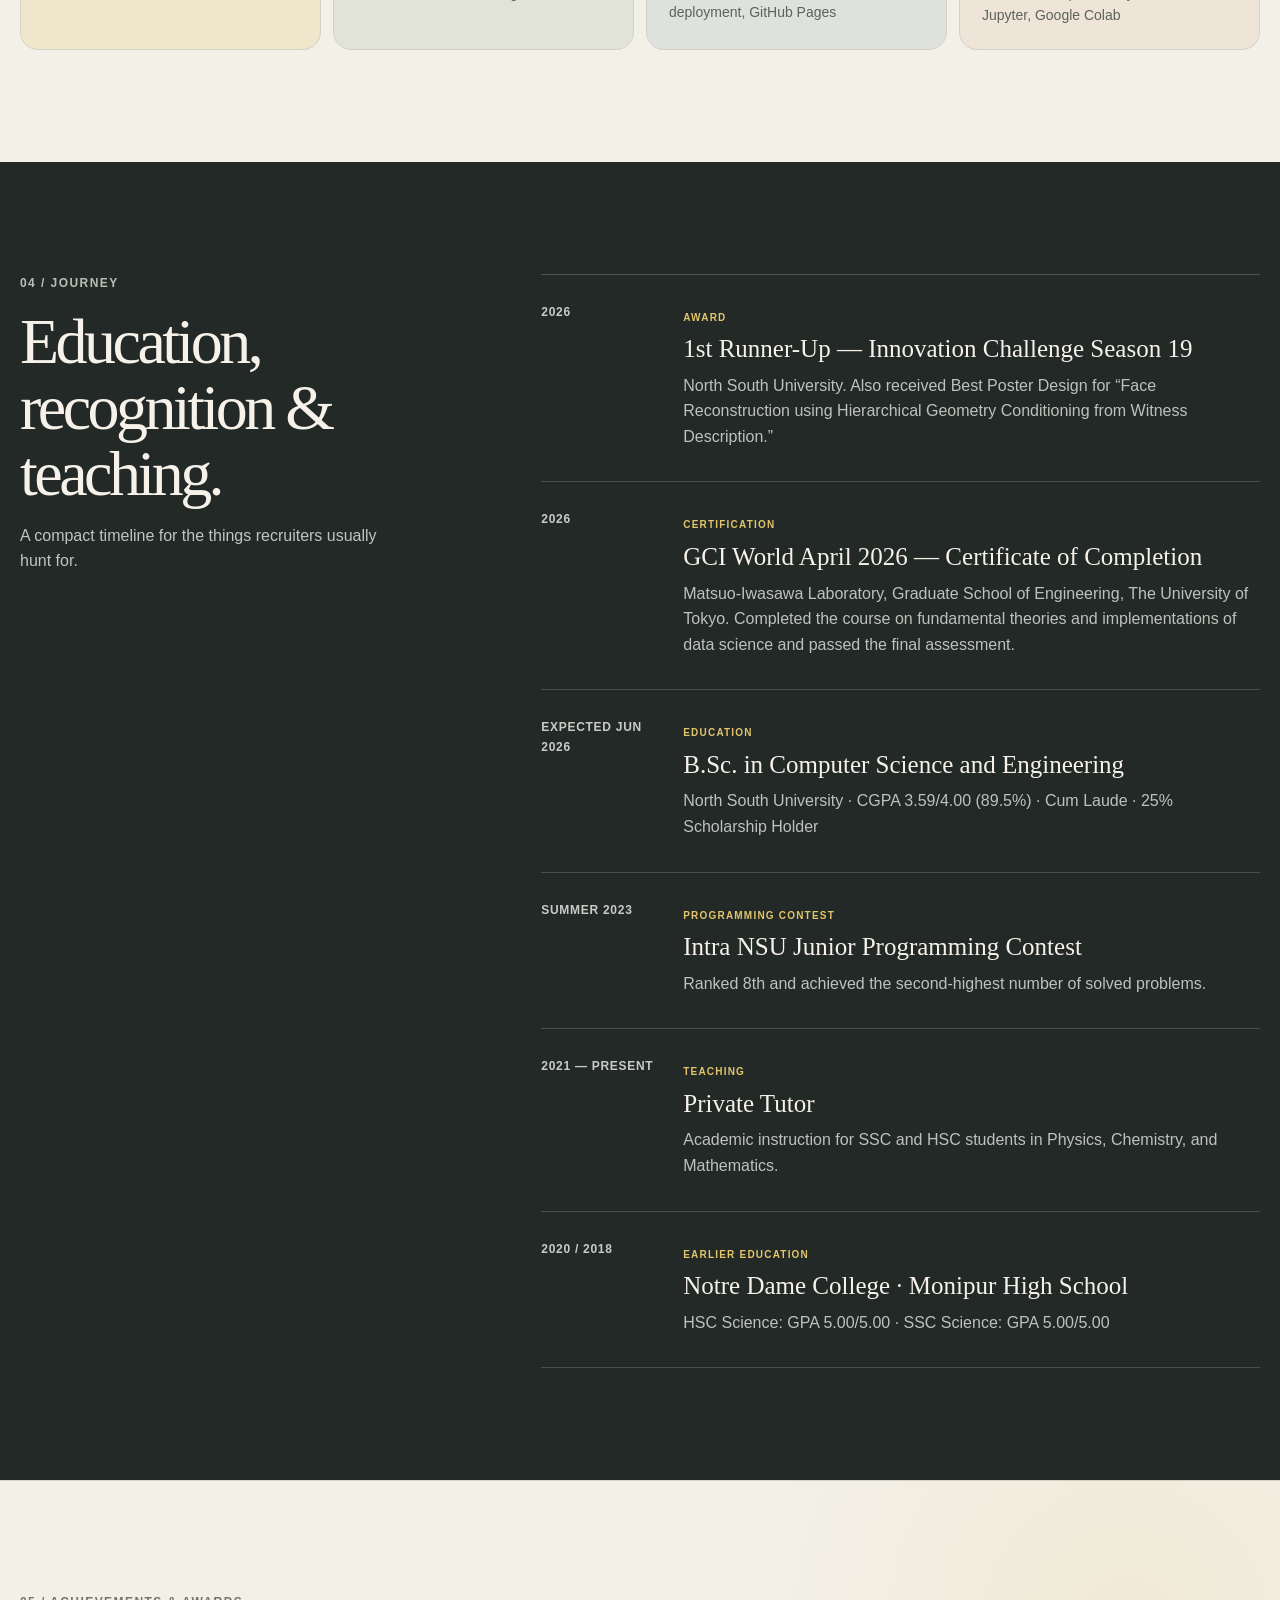
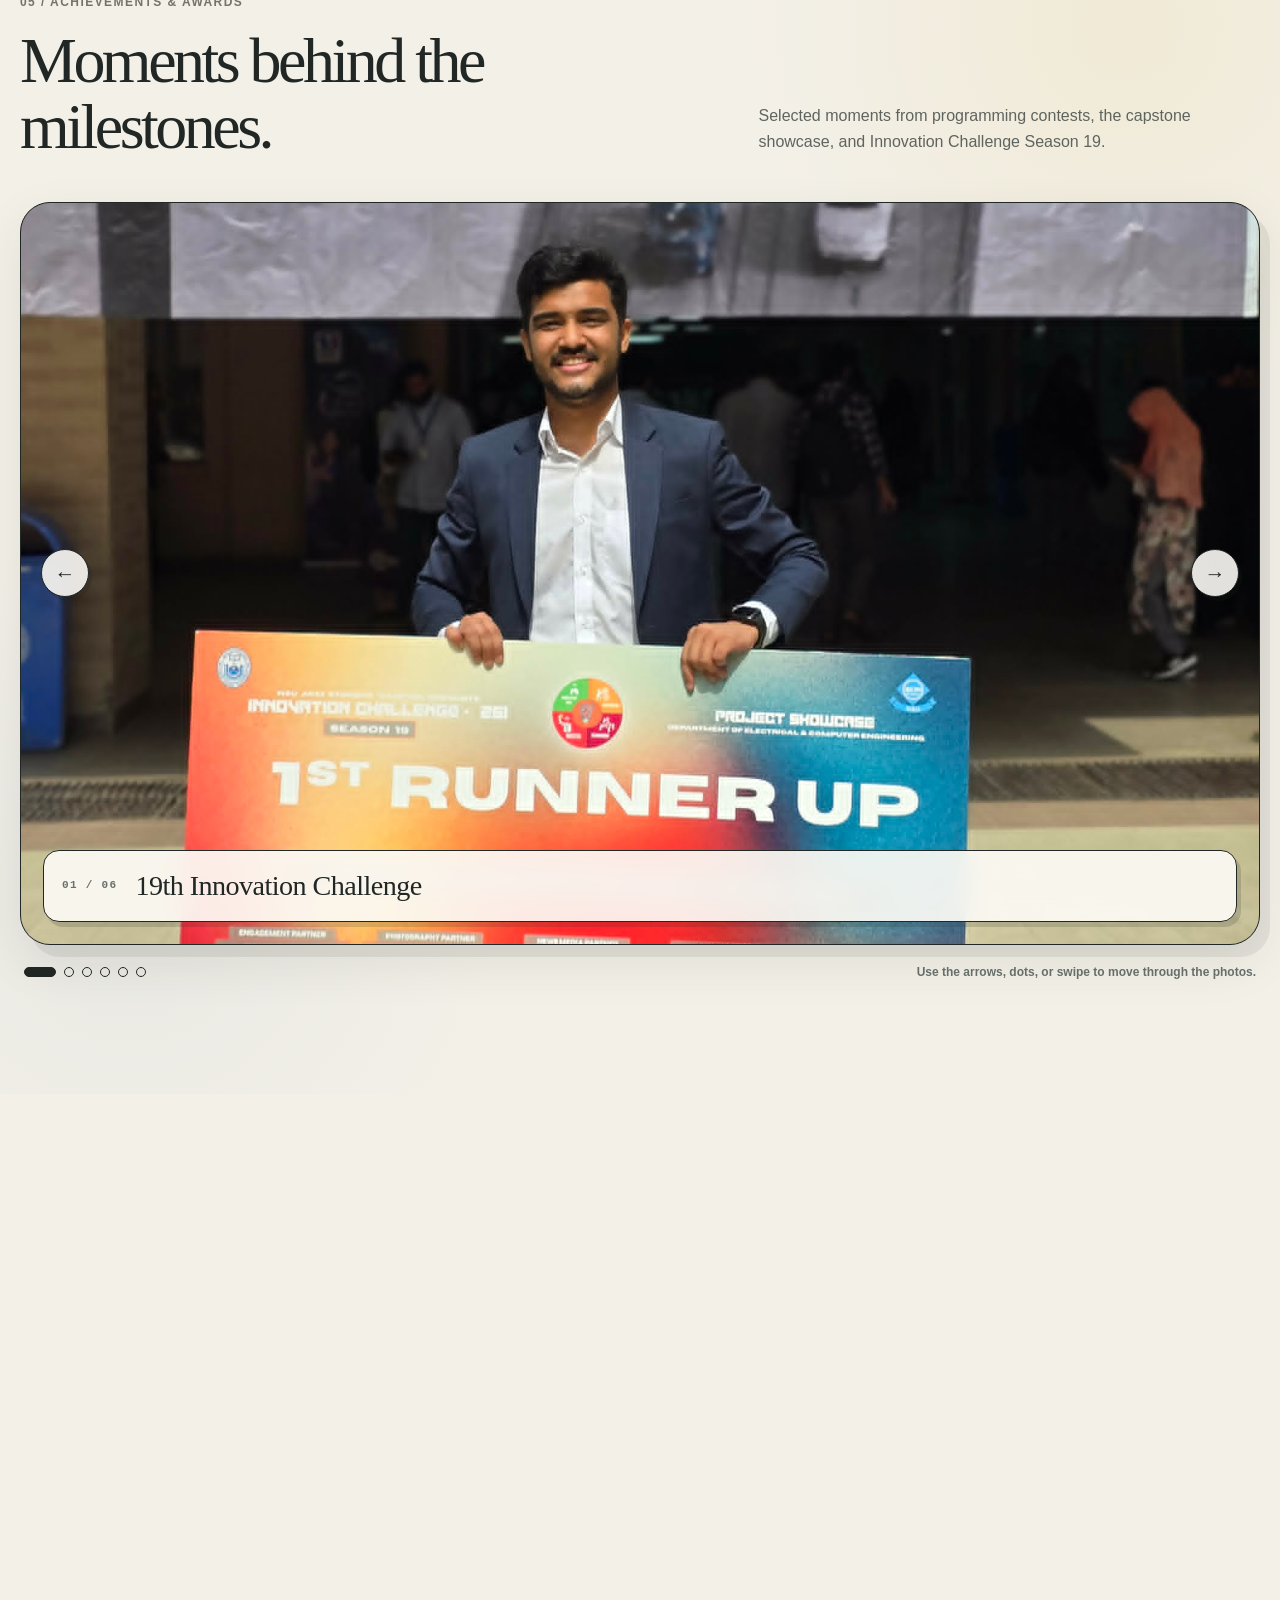
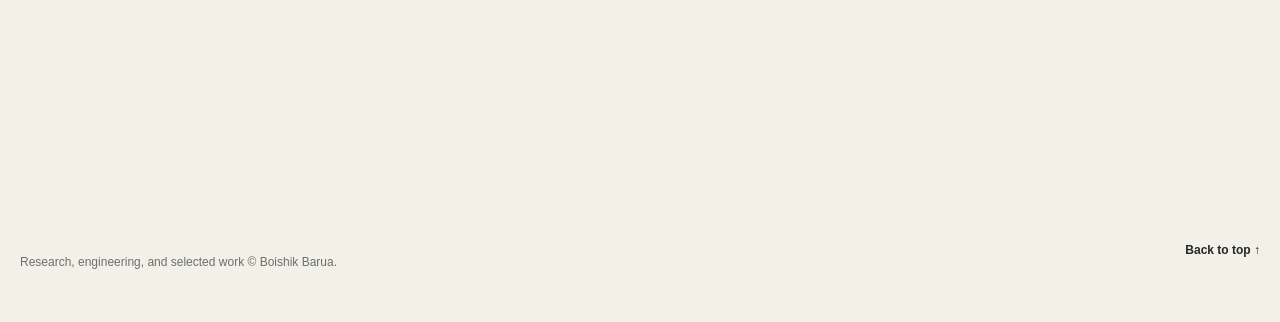
<file: boishik-portfolio-updated/index.html>
<!DOCTYPE html>

<html lang="en">

<head>
    <meta charset="utf-8" />
    <meta content="width=device-width, initial-scale=1" name="viewport" />
    <meta
        content="Portfolio of Boishik Barua — Computer Science graduate and researcher working across machine learning, computer vision, multimodal learning, NLP, generative AI, and software engineering."
        name="description" />
    <meta content="#f3f0e8" name="theme-color" />
    <title>Boishik Barua — Portfolio</title>
    <link href="assets/favicon.svg" rel="icon" type="image/svg+xml" />
    <link href="styles.css" rel="stylesheet" />
</head>

<body id="top">
    <a class="skip-link" href="#main">Skip to content</a>
    <header class="site-header">
        <div class="nav-wrap container">
            <a aria-label="Boishik Barua home" class="brand" href="#top">
                <span class="brand-name">Boishik Barua</span>
            </a>
            <button aria-controls="primary-nav" aria-expanded="false" aria-label="Open navigation" class="nav-toggle"
                type="button">
                <span></span><span></span>
            </button>
            <nav aria-label="Primary navigation" class="primary-nav" id="primary-nav">
                <a href="#about">About</a>
                <a href="#work">Work</a>
                <a href="#journey">Journey</a>
                <a href="#achievements">Achievements</a><a href="#contact">Contact</a>
                <a class="nav-resume" href="assets/Boishik_Barua_CV.pdf" rel="noopener" target="_blank">CV ↗</a>
            </nav>
        </div>
    </header>
    <main id="main">
        <section class="hero section-pad">
            <div class="container hero-grid">
                <div class="hero-copy reveal">
                    <p class="eyebrow"><span class="eyebrow-dot"></span> Research · Machine Learning · Software
                        Engineering</p>
                    <h1>I build useful things where <em>research</em> meets <span class="marker">engineering.</span>
                    </h1>
                    <p class="hero-lede">I’m Boishik Barua, a Computer Science graduate and researcher in Dhaka working
                        across machine learning, computer vision, multimodal learning, NLP, generative AI, and software
                        engineering.</p>
                    <div class="hero-actions">
                        <a class="btn btn-primary" href="#work">Explore selected work <span
                                aria-hidden="true">↓</span></a>
                        <a class="btn btn-ghost" download="" href="assets/Boishik_Barua_CV.pdf">Download CV</a>
                    </div>
                    <div aria-label="Contact links" class="hero-links">
                        <a href="mailto:baruaboishik@gmail.com">Email</a>
                        <a href="https://github.com/boishik" rel="noopener" target="_blank">GitHub ↗</a>
                        <a href="https://www.linkedin.com/in/boishik-barua/" rel="noopener" target="_blank">LinkedIn
                            ↗</a>
                    </div>
                </div>
                <div aria-label="Portrait of Boishik Barua" class="portrait-wrap reveal">
                    <div class="portrait-card">
                        <img alt="Boishik Barua in a dark suit and white shirt" src="assets/boishik-barua.jpeg" />
                    </div>
                    <div aria-label="Professional focus areas" class="portrait-keywords">
                        <span>Researcher</span>
                        <span>Machine Learning</span>
                        <span>PyTorch</span>
                        <span>Multimodal Learning</span>
                    </div>
                </div>
            </div>
            <div aria-label="Recruiter snapshot" class="container snapshot reveal">
                <div class="snapshot-title">Quick scan</div>

                <div class="snapshot-item"><strong>GCI World '26</strong><span>· Matsuo-Iwasawa Lab</span><span>·
                        University of Tokyo</span></div>
                <div class="snapshot-item"><strong>Cum Laude</strong><span>Distinction</span><span>· 90% Academic
                        Grade</span></div>
                <div class="snapshot-item"><strong>10+</strong><span>Projects built</span><span>· 3+ Research
                        Projects</span></div>
                <div class="snapshot-item"><strong>1st Runner-Up</strong><span>19th Innovation Challenge</span> <span>·
                        Best Poster Design</span>
                </div>
            </div>
        </section>
        <section class="about section-pad" id="about">
            <div class="container about-grid">
                <div class="section-heading reveal">
                    <p class="section-kicker">01 / About</p>
                    <h2>Curious by research.<br />Grounded by building.</h2>
                </div>
                <div class="about-copy reveal">
                    <p class="large-copy">My work spans identity-aware face reconstruction, hallucination detection,
                        medical image classification, knowledge distillation, recommendation systems, and practical
                        software tools.</p>
                    <p>I like projects that connect research with working systems — from dataset curation, ablation
                        studies, multimodal conditioning, and interpretable computer vision to backend logic, databases,
                        and usable interfaces.</p>
                    <div class="mini-facts">
                        <div><span>Based in</span><strong>Dhaka, Bangladesh</strong></div>
                        <div><span>Degree</span><strong>B.Sc. in CSE</strong></div>
                        <div><span>Distinction</span><strong>Cum Laude</strong></div>
                        <div><span>Scholarship</span><strong>25% holder</strong></div>
                    </div>
                </div>
            </div>
        </section>
        <section aria-label="Core technical skills" class="skills-strip">
            <div class="container skill-marquee">
                <span>Python</span><span>PyTorch</span><span>TensorFlow</span><span>Scikit-learn</span><span>Computer
                    Vision</span><span>Generative AI</span><span>Multimodal Learning</span><span>NLP</span><span>Vision
                    Transformers</span><span>Knowledge Distillation</span><span>Grad-CAM</span><span>Semantic
                    Segmentation</span><span>Model Evaluation</span><span>Data
                    Augmentation</span><span>Node.js</span><span>Express.js</span><span>MySQL</span><span>JavaScript</span><span>Git
                    &amp; GitHub</span>
            </div>
        </section>
        <section class="work section-pad" id="work">
            <div class="container">
                <div class="work-top reveal">
                    <div>
                        <p class="section-kicker">02 / Selected work</p>
                        <h2>Projects with a reason to exist.</h2>
                    </div>
                    <div aria-label="Filter projects" class="filter-bar" role="group">
                        <button class="filter-btn active" data-filter="all" type="button">All</button>
                        <button class="filter-btn" data-filter="research" type="button">Research</button>
                        <button class="filter-btn" data-filter="build" type="button">Builds</button>
                    </div>
                </div>
                <div class="project-grid">
                    <article class="project-card featured reveal" data-category="research">
                        <div class="project-index">R / 01</div>
                        <div class="project-content">
                            <div class="project-meta"><span>Research · Computer Vision · Generative AI</span><span>2025
                                    — Present</span></div>
                            <h3>Identity-Aware Face Reconstruction using Hierarchical Geometry Conditioning</h3>
                            <p>Developed a compact HGC face-reconstruction framework that combines facial landmarks,
                                12-class semantic parsing, Canny edges, and structured facial-attribute text. A
                                two-stage training strategy first learns structure, then refines identity and perceptual
                                quality using ArcFace, VGG-based, local, and region-adaptive losses. The final model
                                reached 0.7117 ArcFace similarity and 0.1985 LPIPS on the held-out test set.</p>
                            <div class="tag-row">
                                <span>PyTorch</span><span>U-Net</span><span>ArcFace</span><span>FiLM</span><span>Semantic
                                    Segmentation</span><span>Multimodal
                                    Conditioning</span><span>LPIPS</span><span>OpenCLIP</span>
                            </div>
                            <div class="project-status">Submitted · Journal of Visual Communication and Image
                                Representation</div>
                        </div>
                    </article>
                    <article class="project-card reveal" data-category="research">
                        <div class="project-index">R / 02</div>
                        <div class="project-content">
                            <div class="project-meta"><span>Research · NLP · Low-Resource AI</span><span>2025 —
                                    Present</span></div>
                            <h3>Bangla Hallucination Benchmark for Summarization</h3>
                            <p>Contributing to a Bangla summarization hallucination benchmark through dataset
                                preparation, hallucination classification, multilingual encoder and LLM baselines, and
                                comparative model evaluation for low-resource NLP.</p>
                            <div class="tag-row">
                                <span>BanglaBERT</span><span>XLM-R</span><span>LLMs</span><span>NLP</span><span>Dataset
                                    Curation</span><span>Model Evaluation</span>
                            </div>
                        </div>
                    </article>
                    <article class="project-card reveal" data-category="research">
                        <div class="project-index">R / 03</div>
                        <div class="project-content">
                            <div class="project-meta"><span>Research · Medical AI</span><span>2025</span></div>
                            <h3>Hybrid Feature-Fusion Network with Knowledge Distillation for Tooth Disease
                                Classification</h3>
                            <p>Built a four-class DENTEX 2023 dental X-ray classifier using a ConvNeXt-Tiny + Swin-Tiny
                                teacher with CBAM attention and a distilled ResNet34 student. The teacher reached 82.23%
                                accuracy; the student retained 80.80% accuracy and 0.7463 macro-F1 while reducing model
                                size. Grad-CAM was used for visual explainability.</p>
                            <div class="tag-row"><span>PyTorch</span><span>ConvNeXt</span><span>Swin
                                    Transformer</span><span>ResNet34</span><span>Knowledge
                                    Distillation</span><span>CBAM</span><span>Grad-CAM</span><span>Medical
                                    Imaging</span></div>
                            <div class="project-status">Submitted · 2026 IEEE 8th International Conference on
                                Sustainable Technologies for Industry 5.0</div>
                        </div>
                    </article>
                    <article class="project-card reveal" data-category="build">
                        <div class="project-index">B / 01</div>
                        <div class="project-content">
                            <div class="project-meta"><span>Web App · Personal Productivity</span><span>2026</span>
                            </div>
                            <h3>Germany University Application Tracker</h3>
                            <p>Built a responsive static application for managing a curated database of 92 German
                                university programs. It supports full-field search, multi-criteria filtering and
                                sorting, add/edit/delete workflows, application-status tracking, private browser
                                persistence with patch-based localStorage, and filtered PDF export. The public dataset
                                remains unchanged while each visitor gets an isolated guest profile.</p>
                            <div class="tag-row">
                                <span>JavaScript</span><span>HTML/CSS</span><span>localStorage</span><span>Filtering
                                    &amp; Sorting</span><span>Client-Side PDF</span><span>Responsive
                                    UI</span><span>GitHub Pages</span><span>Data Management</span>
                            </div>
                            <a class="project-link" href="https://boishik.github.io/germany-university-tracker-public/"
                                rel="noopener" target="_blank">View live tracker ↗</a>
                        </div>
                    </article>
                    <article class="project-card reveal" data-category="build">
                        <div class="project-index">B / 02</div>
                        <div class="project-content">
                            <div class="project-meta"><span>Software Engineering · Expert System</span><span>2025</span>
                            </div>
                            <h3>BanglarKrishok — Agricultural Expert System</h3>
                            <p>Designed and built a rule-based agricultural recommendation system for crop selection,
                                soil constraints, fertilizer suggestions, and irrigation planning. Contributed to
                                requirements analysis, UI mockups, system design, technical stack planning, and
                                software-engineering documentation.</p>
                            <div class="tag-row">
                                <span>Node.js</span><span>Express.js</span><span>MySQL</span><span>JavaScript</span><span>Rule-Based
                                    Systems</span><span>SRS</span><span>UI/UX Mockups</span><span>System Design</span>
                            </div>
                            <a class="project-link"
                                href="https://drive.google.com/file/d/10CcM0jQiQCLXurxE34aKCkslizbjFD1e/view?usp=drive_link"
                                rel="noopener" target="_blank">Open project resource ↗</a>
                        </div>
                    </article>
                    <article class="project-card reveal" data-category="build">
                        <div class="project-index">B / 03</div>
                        <div class="project-content">
                            <div class="project-meta"><span>Machine Learning · Deployment</span><span>2025</span></div>
                            <h3>Movie Recommender System</h3>
                            <p>Developed and deployed an interactive recommendation system with title- and genre-based
                                discovery plus a watchlist for saving movies to revisit later.</p>
                            <div class="tag-row"><span>Recommendation Systems</span><span>Search</span><span>Machine
                                    Learning</span><span>Streamlit</span><span>Deployment</span></div>
                            <a class="project-link" href="https://movie-recommender-system-boishik.streamlit.app/"
                                rel="noopener" target="_blank">View live app ↗</a>
                        </div>
                    </article>
                    <article class="project-card reveal" data-category="build">
                        <div class="project-index">B / 04</div>
                        <div class="project-content">
                            <div class="project-meta"><span>Full-stack Web</span><span>2025</span></div>
                            <h3>Baggy — Multi-Role E-Commerce Platform</h3>
                            <p>Developed a database-backed e-commerce platform with customer, seller, and support roles.
                                Core workflows include product browsing, cart, wishlist, inventory, order tracking,
                                voucher logic, and payment-status management.</p>
                            <div class="tag-row">
                                <span>Node.js</span><span>Express.js</span><span>MySQL</span><span>JavaScript</span><span>Database
                                    Design</span><span>Multi-Role Workflows</span>
                            </div>
                        </div>
                    </article>
                </div>
            </div>
        </section>
        <section class="toolkit section-pad">
            <div class="container">
                <div class="section-heading compact reveal">
                    <p class="section-kicker">03 / Toolkit</p>
                    <h2>Comfortable across the stack.</h2>
                </div>
                <div class="toolkit-grid">
                    <article class="tool-card reveal"><span class="tool-no">A</span>
                        <h3>Languages &amp; Core</h3>
                        <p>Python, C, C++, Java, JavaScript, SQL · OOP · Data Structures &amp; Algorithms</p>
                    </article>
                    <article class="tool-card reveal"><span class="tool-no">B</span>
                        <h3>ML / AI &amp; Vision</h3>
                        <p>PyTorch, TensorFlow, Keras, Scikit-learn, XGBoost, CNNs, Vision Transformers, ConvNeXt, Swin
                            Transformer, ResNet, NLP, Knowledge Distillation, ArcFace, Grad-CAM, Semantic Segmentation
                        </p>
                    </article>
                    <article class="tool-card reveal"><span class="tool-no">C</span>
                        <h3>Web, Data &amp; Deployment</h3>
                        <p>HTML, CSS, JavaScript, Node.js, Express.js, MySQL, JSON, localStorage, client-side
                            filtering/sorting, static deployment, GitHub Pages</p>
                    </article>
                    <article class="tool-card reveal"><span class="tool-no">D</span>
                        <h3>Research Engineering</h3>
                        <p>Dataset curation, preprocessing, augmentation, leakage-safe splitting, class-imbalance
                            handling, experiment design, ablation studies, model evaluation, explainability, Git,
                            GitHub, Jupyter, Google Colab</p>
                    </article>
                </div>
            </div>
        </section>
        <section class="journey section-pad" id="journey">
            <div class="container journey-grid">
                <div class="section-heading sticky-heading reveal">
                    <p class="section-kicker">04 / Journey</p>
                    <h2>Education, recognition &amp; teaching.</h2>
                    <p class="heading-note">A compact timeline for the things recruiters usually hunt for.</p>
                </div>
                <div class="timeline">
                    <article class="timeline-item reveal">
                        <div class="timeline-year">2026</div>
                        <div class="timeline-body">
                            <span class="timeline-type">Award</span>
                            <h3>1st Runner-Up — Innovation Challenge Season 19</h3>
                            <p>North South University. Also received Best Poster Design for “Face Reconstruction using
                                Hierarchical Geometry Conditioning from Witness Description.”</p>
                        </div>
                    </article>
                    <article class="timeline-item reveal">
                        <div class="timeline-year">2026</div>
                        <div class="timeline-body">
                            <span class="timeline-type">Certification</span>
                            <h3>GCI World April 2026 — Certificate of Completion</h3>
                            <p>Matsuo-Iwasawa Laboratory, Graduate School of Engineering, The University of Tokyo.
                                Completed the course on fundamental theories and implementations of data science and
                                passed the final assessment.</p>
                        </div>
                    </article>
                    <article class="timeline-item reveal">
                        <div class="timeline-year">Expected Jun 2026</div>
                        <div class="timeline-body">
                            <span class="timeline-type">Education</span>
                            <h3>B.Sc. in Computer Science and Engineering</h3>
                            <p>North South University · CGPA 3.59/4.00 (89.5%) · Cum Laude · 25% Scholarship Holder</p>
                        </div>
                    </article>
                    <article class="timeline-item reveal">
                        <div class="timeline-year">Summer 2023</div>
                        <div class="timeline-body">
                            <span class="timeline-type">Programming Contest</span>
                            <h3>Intra NSU Junior Programming Contest</h3>
                            <p>Ranked 8th and achieved the second-highest number of solved problems.</p>
                        </div>
                    </article>
                    <article class="timeline-item reveal">
                        <div class="timeline-year">2021 — Present</div>
                        <div class="timeline-body">
                            <span class="timeline-type">Teaching</span>
                            <h3>Private Tutor</h3>
                            <p>Academic instruction for SSC and HSC students in Physics, Chemistry, and Mathematics.</p>
                        </div>
                    </article>
                    <article class="timeline-item reveal">
                        <div class="timeline-year">2020 / 2018</div>
                        <div class="timeline-body">
                            <span class="timeline-type">Earlier education</span>
                            <h3>Notre Dame College · Monipur High School</h3>
                            <p>HSC Science: GPA 5.00/5.00 · SSC Science: GPA 5.00/5.00</p>
                        </div>
                    </article>
                </div>
            </div>
        </section>
        <section class="achievements section-pad" id="achievements">
            <div class="container">
                <div class="achievements-top reveal">
                    <div>
                        <p class="section-kicker">05 / Achievements &amp; Awards</p>
                        <h2>Moments behind the milestones.</h2>
                    </div>
                    <p class="achievements-intro">Selected moments from programming contests, the capstone showcase, and
                        Innovation Challenge Season 19.</p>
                </div>
                <div aria-label="Achievements and awards photo slider" class="achievement-slider reveal"
                    data-achievement-slider="">
                    <div class="achievement-stage">
                        <figure aria-hidden="false" class="achievement-slide is-active" data-slide-index="0">
                            <div class="achievement-visual">
                                <img alt="" aria-hidden="true" class="achievement-backdrop"
                                    src="assets/achievements/19th-innovation-challenge.jpeg" />
                                <img alt="19th Innovation Challenge" class="achievement-image" decoding="async"
                                    loading="eager" src="assets/achievements/19th-innovation-challenge.jpeg" />
                            </div>
                            <figcaption>
                                <span class="achievement-count">01 / 06</span>
                                <strong>19th Innovation Challenge</strong>
                            </figcaption>
                        </figure>
                        <figure aria-hidden="true" class="achievement-slide" data-slide-index="1">
                            <div class="achievement-visual">
                                <img alt="" aria-hidden="true" class="achievement-backdrop"
                                    src="assets/achievements/capstone-spring-26.jpeg" />
                                <img alt="Capstone Spring 26" class="achievement-image" decoding="async" loading="lazy"
                                    src="assets/achievements/capstone-spring-26.jpeg" />
                            </div>
                            <figcaption>
                                <span class="achievement-count">02 / 06</span>
                                <strong>Capstone Spring 26</strong>
                            </figcaption>
                        </figure>
                        <figure aria-hidden="true" class="achievement-slide" data-slide-index="2">
                            <div class="achievement-visual">
                                <img alt="" aria-hidden="true" class="achievement-backdrop"
                                    src="assets/achievements/judgement-capstone-spring-26.jpeg" />
                                <img alt="Judgement Capstone Spring 26" class="achievement-image" decoding="async"
                                    loading="lazy" src="assets/achievements/judgement-capstone-spring-26.jpeg" />
                            </div>
                            <figcaption>
                                <span class="achievement-count">03 / 06</span>
                                <strong>Judgement Capstone Spring 26</strong>
                            </figcaption>
                        </figure>
                        <figure aria-hidden="true" class="achievement-slide" data-slide-index="3">
                            <div class="achievement-visual">
                                <img alt="" aria-hidden="true" class="achievement-backdrop"
                                    src="assets/achievements/award-ceremony-with-vice-chancellor.jpeg" />
                                <img alt="Award Ceremony With Vice Chancellor" class="achievement-image"
                                    decoding="async" loading="lazy"
                                    src="assets/achievements/award-ceremony-with-vice-chancellor.jpeg" />
                            </div>
                            <figcaption>
                                <span class="achievement-count">04 / 06</span>
                                <strong>Award Ceremony With Vice Chancellor</strong>
                            </figcaption>
                        </figure>
                        <figure aria-hidden="true" class="achievement-slide" data-slide-index="4">
                            <div class="achievement-visual">
                                <img alt="" aria-hidden="true" class="achievement-backdrop"
                                    src="assets/achievements/awards-capstone-spring-26.jpeg" />
                                <img alt="Awards Capstone Spring 26" class="achievement-image" decoding="async"
                                    loading="lazy" src="assets/achievements/awards-capstone-spring-26.jpeg" />
                            </div>
                            <figcaption>
                                <span class="achievement-count">05 / 06</span>
                                <strong>Awards Capstone Spring 26</strong>
                            </figcaption>
                        </figure>
                        <figure aria-hidden="true" class="achievement-slide fit-white" data-slide-index="5">
                            <div class="achievement-visual">
                                <img alt="" aria-hidden="true" class="achievement-backdrop"
                                    src="assets/achievements/intra-nsu-junior-programming-contest-2024.png" />
                                <img alt="GCL Certificate" class="achievement-image" decoding="async" loading="lazy"
                                    src="assets/achievements/GCL World 26 Cecrtificate.png" />
                            </div>
                            <figcaption>
                                <span class="achievement-count">06 / 06</span>
                                <strong>GCL World 26 Graduate - University of Tokyo</strong>
                            </figcaption>
                        </figure><button aria-label="Previous achievement" class="achievement-arrow achievement-prev"
                            type="button"><span aria-hidden="true">←</span></button>
                        <button aria-label="Next achievement" class="achievement-arrow achievement-next"
                            type="button"><span aria-hidden="true">→</span></button>
                    </div>
                    <div class="achievement-slider-footer">
                        <div aria-label="Choose achievement photo" class="achievement-dots" role="group"><button
                                aria-current="true" aria-label="Show 19th Innovation Challenge"
                                class="achievement-dot is-active" data-slide-to="0" type="button"></button><button
                                aria-current="false" aria-label="Show Capstone Spring 26" class="achievement-dot"
                                data-slide-to="1" type="button"></button><button aria-current="false"
                                aria-label="Show Judgement Capstone Spring 26" class="achievement-dot" data-slide-to="2"
                                type="button"></button><button aria-current="false"
                                aria-label="Show Award Ceremony With Vice Chancellor" class="achievement-dot"
                                data-slide-to="3" type="button"></button><button aria-current="false"
                                aria-label="Show Awards Capstone Spring 26" class="achievement-dot" data-slide-to="4"
                                type="button"></button><button aria-current="false"
                                aria-label="Show Intra NSU Junior Programming Contest 2024" class="achievement-dot"
                                data-slide-to="5" type="button"></button></div>
                        <p class="achievement-slider-hint">Use the arrows, dots, or swipe to move through the photos.
                        </p>
                    </div>
                </div>
            </div>
        </section>
        <section class="contact section-pad" id="contact">
            <div class="container contact-shell reveal">
                <div class="contact-copy">
                    <p class="section-kicker">06 / Contact</p>
                    <h2>Have a role, project, or research conversation in mind?</h2>
                    <p>The shortest route is email. You can also find my work and professional profile through the links
                        here.</p>
                    <a class="email-big" href="mailto:baruaboishik@gmail.com">baruaboishik@gmail.com <span>↗</span></a>
                </div>
                <div class="contact-list">
                    <a href="tel:+8801903696601"><span>Phone</span><strong>+880 1903 696601</strong><i>↗</i></a>
                    <a href="https://www.linkedin.com/in/boishik-barua/" rel="noopener"
                        target="_blank"><span>LinkedIn</span><strong>boishik-barua</strong><i>↗</i></a>
                    <a href="https://github.com/boishik" rel="noopener"
                        target="_blank"><span>GitHub</span><strong>@boishik</strong><i>↗</i></a>
                    <a href="https://boishik.github.io/boishik-barua-portfolio/" rel="noopener"
                        target="_blank"><span>Portfolio</span><strong>Current published site</strong><i>↗</i></a>
                    <a href="assets/Boishik_Barua_CV.pdf" rel="noopener" target="_blank"><span>Resume</span><strong>Open
                            CV</strong><i>↗</i></a>
                </div>
            </div>
        </section>
    </main>
    <footer class="site-footer">
        <div class="container footer-inner">
            <p>Research, engineering, and selected work © Boishik Barua.</p>
            <a class="back-to-top" href="#top">Back to top ↑</a>
        </div>
    </footer>
    <script src="script.js"></script>
</body>

</html>
</file>
<file: styles.css>
:root {
  --paper: #f3f0e8;
  --paper-2: #fcfaf5;
  --ink: #202725;
  --muted: #68716c;
  --line: #d1d2ca;
  --copper: #c89162;
  --steel: #9eb4bf;
  --amber: #e2c56c;
  --sage: #aab9a4;
  --card: rgba(255, 250, 243, 0.86);
  --shadow: 0 18px 50px rgba(47, 42, 35, 0.09);
  --radius: 26px;
  --container: 1360px;
}

* {
  box-sizing: border-box;
}

html {
  scroll-behavior: smooth;
}

body {
  margin: 0;
  color: var(--ink);
  background:
    radial-gradient(circle at 12% 12%, rgba(200, 145, 98, .13), transparent 24%),
    radial-gradient(circle at 88% 15%, rgba(158, 180, 191, .18), transparent 23%),
    linear-gradient(var(--paper), var(--paper));
  font-family: Inter, ui-sans-serif, -apple-system, BlinkMacSystemFont, "Segoe UI", sans-serif;
  line-height: 1.6;
  -webkit-font-smoothing: antialiased;
}

body::before {
  content: "";
  position: fixed;
  inset: 0;
  pointer-events: none;
  opacity: .22;
  background-image: url("data:image/svg+xml,%3Csvg xmlns='http://www.w3.org/2000/svg' width='120' height='120' viewBox='0 0 120 120'%3E%3Cfilter id='n'%3E%3CfeTurbulence type='fractalNoise' baseFrequency='.85' numOctaves='2' stitchTiles='stitch'/%3E%3C/filter%3E%3Crect width='100%25' height='100%25' filter='url(%23n)' opacity='.07'/%3E%3C/svg%3E");
  z-index: 20;
}

a {
  color: inherit;
  text-decoration: none;
}

button {
  font: inherit;
}

img {
  display: block;
  max-width: 100%;
}

.container {
  width: min(calc(100% - 40px), var(--container));
  margin: 0 auto;
}

.section-pad {
  padding: 112px 0;
}

.skip-link {
  position: fixed;
  left: 16px;
  top: -100px;
  z-index: 100;
  background: var(--ink);
  color: #fff;
  padding: 10px 14px;
  border-radius: 10px;
}

.skip-link:focus {
  top: 14px;
}

.site-header {
  position: sticky;
  top: 0;
  z-index: 50;
  background: rgba(243, 240, 232, .88);
  backdrop-filter: blur(15px);
  border-bottom: 1px solid rgba(102, 96, 87, .14);
}

.nav-wrap {
  min-height: 76px;
  display: flex;
  align-items: center;
  justify-content: space-between;
  gap: 28px;
}

.brand {
  display: inline-flex;
  align-items: center;
  font-weight: 800;
  letter-spacing: -.02em;
}

.brand-name {
  font-size: 20px;
}

.primary-nav {
  display: flex;
  align-items: center;
  gap: 28px;
  font-size: 14px;
  font-weight: 650;
}

.primary-nav>a:not(.nav-resume) {
  position: relative;
  color: #444943;
}

.primary-nav>a:not(.nav-resume)::after {
  content: "";
  position: absolute;
  left: 0;
  right: 100%;
  bottom: -5px;
  height: 2px;
  background: var(--ink);
  transition: right .2s ease;
}

.primary-nav>a:not(.nav-resume):hover::after {
  right: 0;
}

.nav-resume {
  padding: 9px 14px;
  border: 1.5px solid var(--ink);
  border-radius: 999px;
  background: var(--paper-2);
}

.nav-toggle {
  display: none;
  border: 0;
  background: transparent;
  padding: 8px;
}

.nav-toggle span {
  display: block;
  width: 24px;
  height: 2px;
  background: var(--ink);
  margin: 5px 0;
}

.hero {
  padding-top: 92px;
}

.hero-grid {
  display: grid;
  grid-template-columns: minmax(0, 1.15fr) minmax(330px, .85fr);
  align-items: center;
  gap: 80px;
}

.eyebrow {
  display: inline-flex;
  align-items: center;
  gap: 10px;
  margin: 0 0 22px;
  color: var(--muted);
  font-weight: 700;
  font-size: 13px;
  letter-spacing: .08em;
  text-transform: uppercase;
}

.eyebrow-dot {
  width: 10px;
  height: 10px;
  border-radius: 999px;
  background: var(--sage);
  box-shadow: 0 0 0 5px rgba(170, 185, 164, .24);
}

.hero h1,
.section-heading h2,
.work-top h2,
.contact h2 {
  font-family: Georgia, "Times New Roman", serif;
  letter-spacing: -.055em;
  font-weight: 500;
}

.hero h1 {
  margin: 0;
  max-width: 760px;
  font-size: clamp(54px, 6.4vw, 92px);
  line-height: .96;
}

.hero h1 em {
  font-weight: 500;
  color: #3f6667;
}

.marker {
  position: relative;
  z-index: 1;
  white-space: nowrap;
}

.marker::after {
  content: "";
  position: absolute;
  left: -2%;
  right: -2%;
  bottom: 6%;
  height: 23%;
  z-index: -1;
  background: var(--amber);
  transform: rotate(-1.2deg);
  border-radius: 20% 14% 18% 11%;
}

.hero-lede {
  max-width: 670px;
  margin: 28px 0 0;
  font-size: 19px;
  line-height: 1.75;
  color: #555b55;
}

.hero-actions {
  display: flex;
  flex-wrap: wrap;
  gap: 12px;
  margin-top: 32px;
}

.btn {
  display: inline-flex;
  align-items: center;
  justify-content: center;
  gap: 10px;
  min-height: 48px;
  padding: 0 18px;
  border: 1.5px solid var(--ink);
  border-radius: 14px;
  font-weight: 750;
  font-size: 14px;
  transition: transform .18s ease, box-shadow .18s ease;
}

.btn:hover {
  transform: translateY(-2px);
}

.btn-primary {
  color: #fff;
  background: var(--ink);
  box-shadow: 4px 4px 0 rgba(31, 37, 34, .18);
}

.btn-ghost {
  background: rgba(252, 250, 245, .66);
}

.hero-links {
  display: flex;
  flex-wrap: wrap;
  gap: 22px;
  margin-top: 26px;
  font-size: 14px;
  font-weight: 700;
}

.hero-links a {
  border-bottom: 1px solid var(--line);
}

.portrait-wrap {
  position: relative;
  max-width: 440px;
  justify-self: end;
  padding: 20px 18px 28px 20px;
}

.portrait-card {
  position: relative;
  border: 1.5px solid var(--ink);
  border-radius: 38% 38% 18% 18% / 25% 25% 12% 12%;
  overflow: hidden;
  background: var(--steel);
  box-shadow: 12px 14px 0 rgba(158, 180, 191, .55), var(--shadow);
}

.portrait-card::before {
  content: "";
  position: absolute;
  inset: 0;
  box-shadow: inset 0 0 0 10px rgba(255, 255, 255, .16);
  z-index: 1;
  pointer-events: none;
}

.portrait-card img {
  width: 100%;
  aspect-ratio: 4/5.1;
  object-fit: cover;
  object-position: 50% 35%;
}

.portrait-keywords {
  display: flex;
  flex-wrap: wrap;
  justify-content: center;
  gap: 8px;
  margin-top: 24px;
}

.portrait-keywords span {
  padding: 7px 11px;
  border: 1.2px solid var(--ink);
  border-radius: 999px;
  background: rgba(252, 250, 245, .78);
  font-size: 11px;
  font-weight: 800;
  letter-spacing: .02em;
}

.snapshot {
  margin-top: 78px;
  display: grid;
  grid-template-columns: 1.15fr repeat(4, 1fr);
  border: 1.5px solid var(--ink);
  border-radius: 20px;
  overflow: hidden;
  background: rgba(252, 250, 245, .58);
  box-shadow: 6px 6px 0 rgba(31, 37, 34, .08);
}

.snapshot-title,
.snapshot-item {
  min-height: 98px;
  padding: 20px;
  display: flex;
  flex-direction: column;
  justify-content: center;
  border-right: 1px solid var(--line);
}

.snapshot-title {
  font-family: Georgia, serif;
  font-size: 23px;
  font-style: italic;
  background: var(--steel);
}

.snapshot-item:last-child {
  border-right: 0;
}

.snapshot-item strong {
  font-size: clamp(18px, 1.7vw, 24px);
  line-height: 1.12;
}

.snapshot-item span {
  margin-top: 7px;
  color: var(--muted);
  font-size: 11px;
  font-weight: 700;
  text-transform: uppercase;
  letter-spacing: .05em;
}

.about {
  border-top: 1px solid var(--line);
}

.about-grid {
  display: grid;
  grid-template-columns: .9fr 1.1fr;
  gap: 100px;
}

.section-kicker {
  margin: 0 0 16px;
  color: #76736c;
  font-size: 12px;
  font-weight: 850;
  letter-spacing: .12em;
  text-transform: uppercase;
}

.section-heading h2,
.work-top h2 {
  margin: 0;
  font-size: clamp(42px, 5vw, 66px);
  line-height: 1.03;
}

.large-copy {
  margin-top: 4px;
  font-family: Georgia, serif;
  font-size: clamp(25px, 3vw, 37px);
  line-height: 1.35;
  letter-spacing: -.025em;
}

.about-copy>p:not(.large-copy) {
  max-width: 690px;
  color: #5f645e;
  font-size: 17px;
}

.mini-facts {
  margin-top: 38px;
  display: grid;
  grid-template-columns: 1fr 1fr;
  border-top: 1px solid var(--line);
}

.mini-facts>div {
  padding: 18px 12px 18px 0;
  border-bottom: 1px solid var(--line);
}

.mini-facts span {
  display: block;
  color: var(--muted);
  font-size: 11px;
  font-weight: 800;
  text-transform: uppercase;
  letter-spacing: .08em;
}

.mini-facts strong {
  display: block;
  margin-top: 4px;
  font-size: 15px;
}

.skills-strip {
  padding: 22px 0;
  border-top: 1.5px solid var(--ink);
  border-bottom: 1.5px solid var(--ink);
  background: var(--amber);
  overflow: hidden;
}

.skill-marquee {
  display: flex;
  gap: 12px;
  align-items: center;
  overflow-x: auto;
  scrollbar-width: none;
}

.skill-marquee::-webkit-scrollbar {
  display: none;
}

.skill-marquee span {
  flex: 0 0 auto;
  padding: 7px 12px;
  border: 1.4px solid var(--ink);
  border-radius: 999px;
  background: rgba(252, 250, 245, .72);
  font-size: 13px;
  font-weight: 800;
}

.work-top {
  display: flex;
  align-items: end;
  justify-content: space-between;
  gap: 36px;
  margin-bottom: 46px;
}

.filter-bar {
  display: flex;
  flex-wrap: wrap;
  gap: 8px;
}

.filter-btn {
  border: 1.2px solid var(--ink);
  border-radius: 999px;
  background: transparent;
  padding: 8px 13px;
  cursor: pointer;
  font-size: 13px;
  font-weight: 800;
}

.filter-btn.active {
  background: var(--ink);
  color: #fff;
}

.project-grid {
  display: grid;
  grid-template-columns: repeat(2, minmax(0, 1fr));
  gap: 20px;
}

.project-card {
  position: relative;
  min-height: 390px;
  padding: 28px;
  border: 1.3px solid var(--ink);
  border-radius: var(--radius);
  background: var(--card);
  box-shadow: 5px 5px 0 rgba(31, 37, 34, .06);
  transition: transform .2s ease, box-shadow .2s ease, opacity .2s ease;
}

.project-card:hover {
  transform: translateY(-4px) rotate(-.15deg);
  box-shadow: 8px 10px 0 rgba(31, 37, 34, .08);
}

.project-card.featured {
  grid-column: 1 / -1;
  min-height: 340px;
  background: linear-gradient(135deg, rgba(158, 180, 191, .58), rgba(252, 250, 245, .88) 48%, rgba(226, 197, 108, .30));
}

.project-card[hidden] {
  display: none;
}

.project-index {
  color: #74756f;
  font: 700 11px/1.2 ui-monospace, SFMono-Regular, Menlo, monospace;
  letter-spacing: .1em;
}

.project-content {
  margin-top: 58px;
}

.featured .project-content {
  max-width: none;
  width: 100%;
}

.featured .project-meta {
  width: 100%;
}

.featured h3 {
  max-width: 1080px;
}

.featured p {
  max-width: 1180px;
}

.project-meta {
  display: flex;
  justify-content: space-between;
  gap: 16px;
  color: var(--muted);
  font-size: 12px;
  font-weight: 750;
}

.project-card h3 {
  margin: 9px 0 12px;
  max-width: 690px;
  font-family: Georgia, serif;
  font-size: clamp(27px, 3vw, 40px);
  line-height: 1.08;
  letter-spacing: -.025em;
}

.project-card p {
  margin: 0;
  max-width: 900px;
  color: #5e645e;
}

.tag-row {
  display: flex;
  flex-wrap: wrap;
  gap: 7px;
  margin-top: 24px;
}

.tag-row span {
  padding: 5px 9px;
  border-radius: 999px;
  background: rgba(31, 37, 34, .075);
  font-size: 11px;
  font-weight: 750;
}

.project-status {
  display: inline-flex;
  margin-top: 18px;
  padding: 6px 9px;
  border: 1px dashed var(--ink);
  border-radius: 8px;
  background: var(--paper-2);
  font-size: 11px;
  font-weight: 850;
  text-transform: uppercase;
  letter-spacing: .07em;
  transform: rotate(-1deg);
}

.project-link {
  display: inline-flex;
  margin-top: 20px;
  font-size: 13px;
  font-weight: 850;
  border-bottom: 1px solid currentColor;
}

.toolkit {
  padding-top: 30px;
}

.section-heading.compact {
  display: flex;
  align-items: end;
  justify-content: space-between;
  gap: 30px;
  margin-bottom: 32px;
}

.section-heading.compact h2 {
  font-size: clamp(38px, 4vw, 56px);
}

.toolkit-grid {
  display: grid;
  grid-template-columns: repeat(4, 1fr);
  gap: 12px;
}

.tool-card {
  min-height: 270px;
  padding: 22px;
  border: 1.2px solid var(--line);
  border-radius: 18px;
  background: rgba(252, 250, 245, .58);
}

.tool-card:nth-child(1) {
  background: rgba(226, 197, 108, .24);
}

.tool-card:nth-child(2) {
  background: rgba(170, 185, 164, .24);
}

.tool-card:nth-child(3) {
  background: rgba(158, 180, 191, .25);
}

.tool-card:nth-child(4) {
  background: rgba(200, 145, 98, .13);
}

.tool-no {
  display: inline-grid;
  place-items: center;
  width: 31px;
  height: 31px;
  border-radius: 50%;
  border: 1px solid var(--ink);
  font: 800 11px/1 ui-monospace, monospace;
}

.tool-card h3 {
  margin: 70px 0 8px;
  font-family: Georgia, serif;
  font-size: 26px;
}

.tool-card p {
  margin: 0;
  color: #5d625d;
  font-size: 14px;
}

.journey {
  background: #232926;
  color: #f6f1e9;
}

.journey-grid {
  display: grid;
  grid-template-columns: .75fr 1.25fr;
  gap: 90px;
}

.journey .section-kicker {
  color: #b9beb7;
}

.journey .section-heading h2 {
  font-size: clamp(43px, 5vw, 66px);
}

.sticky-heading {
  align-self: start;
  position: sticky;
  top: 120px;
}

.heading-note {
  max-width: 360px;
  color: #bfc5bf;
}

.timeline {
  border-top: 1px solid rgba(255, 255, 255, .2);
}

.timeline-item {
  display: grid;
  grid-template-columns: 120px 1fr;
  gap: 22px;
  padding: 28px 0 32px;
  border-bottom: 1px solid rgba(255, 255, 255, .18);
}

.timeline-year {
  color: #c8ccc7;
  font-size: 12px;
  font-weight: 800;
  text-transform: uppercase;
  letter-spacing: .06em;
}

.timeline-type {
  color: var(--amber);
  font-size: 10px;
  font-weight: 900;
  text-transform: uppercase;
  letter-spacing: .12em;
}

.timeline-body h3 {
  margin: 6px 0 9px;
  font-family: Georgia, serif;
  font-size: 25px;
  line-height: 1.18;
  font-weight: 500;
}

.timeline-body p {
  margin: 0;
  color: #bdc2bd;
}

.contact-shell {
  display: grid;
  grid-template-columns: 1.05fr .95fr;
  gap: 70px;
  padding: 55px;
  border: 1.5px solid var(--ink);
  border-radius: 32px;
  background: linear-gradient(135deg, rgba(252, 250, 245, .88), rgba(158, 180, 191, .24) 58%, rgba(226, 197, 108, .16));
  box-shadow: 10px 12px 0 rgba(31, 37, 34, .08);
}

.contact h2 {
  margin: 0;
  max-width: 680px;
  font-size: clamp(43px, 5vw, 68px);
  line-height: 1.02;
}

.contact-copy>p:not(.section-kicker) {
  max-width: 620px;
  color: #5f645f;
  font-size: 16px;
}

.email-big {
  display: inline-flex;
  gap: 10px;
  align-items: center;
  margin-top: 18px;
  font-family: Georgia, serif;
  font-size: clamp(20px, 2.4vw, 31px);
  border-bottom: 2px solid var(--ink);
}

.contact-list {
  align-self: stretch;
  display: flex;
  flex-direction: column;
  border-top: 1px solid var(--ink);
}

.contact-list a {
  display: grid;
  grid-template-columns: 90px 1fr 24px;
  align-items: center;
  gap: 12px;
  padding: 18px 0;
  border-bottom: 1px solid var(--line);
  transition: padding-left .18s ease;
}

.contact-list a:hover {
  padding-left: 8px;
}

.contact-list span {
  color: var(--muted);
  font-size: 11px;
  font-weight: 850;
  text-transform: uppercase;
  letter-spacing: .08em;
}

.contact-list strong {
  font-size: 14px;
}

.contact-list i {
  font-style: normal;
  text-align: right;
}

.site-footer {
  padding: 28px 0 38px;
}

.footer-inner {
  display: flex;
  justify-content: space-between;
  gap: 20px;
  color: var(--muted);
  font-size: 12px;
}

.footer-inner a {
  color: var(--ink);
  font-weight: 800;
  cursor: pointer;
}

.reveal {
  opacity: 0;
  transform: translateY(16px);
  transition: opacity .65s ease, transform .65s ease;
}

.reveal.visible {
  opacity: 1;
  transform: translateY(0);
}

@media (max-width: 980px) {
  .section-pad {
    padding: 88px 0;
  }

  .hero-grid,
  .about-grid,
  .journey-grid,
  .contact-shell {
    grid-template-columns: 1fr;
  }

  .hero-grid {
    gap: 55px;
  }

  .portrait-wrap {
    justify-self: center;
    width: min(100%, 430px);
  }

  .snapshot {
    grid-template-columns: 1fr 1fr;
  }

  .snapshot-title {
    grid-column: 1 / -1;
  }

  .snapshot-item {
    border-top: 1px solid var(--line);
  }

  .about-grid {
    gap: 40px;
  }

  .toolkit-grid {
    grid-template-columns: repeat(2, 1fr);
  }

  .sticky-heading {
    position: static;
  }

  .journey-grid {
    gap: 45px;
  }

  .contact-shell {
    gap: 46px;
    padding: 40px;
  }
}

@media (max-width: 760px) {
  .container {
    width: min(calc(100% - 28px), var(--container));
  }

  .section-pad {
    padding: 72px 0;
  }

  .nav-toggle {
    display: block;
  }

  .primary-nav {
    position: absolute;
    left: 14px;
    right: 14px;
    top: 68px;
    display: none;
    align-items: stretch;
    flex-direction: column;
    gap: 0;
    padding: 10px;
    border: 1.3px solid var(--ink);
    border-radius: 16px;
    background: var(--paper-2);
    box-shadow: 7px 8px 0 rgba(31, 37, 34, .12);
  }

  .primary-nav.open {
    display: flex;
  }

  .primary-nav a {
    padding: 11px 12px;
  }

  .nav-resume {
    border-radius: 10px;
    text-align: center;
    margin-top: 4px;
  }

  .hero {
    padding-top: 62px;
  }

  .hero h1 {
    font-size: clamp(48px, 14vw, 72px);
  }

  .hero-lede {
    font-size: 17px;
  }

  .portrait-wrap {
    padding-inline: 8px;
  }

  .snapshot {
    margin-top: 58px;
  }

  .snapshot-item {
    min-height: 88px;
  }

  .mini-facts,
  .project-grid,
  .toolkit-grid {
    grid-template-columns: 1fr;
  }

  .work-top {
    align-items: flex-start;
    flex-direction: column;
  }

  .project-card.featured {
    grid-column: auto;
  }

  .project-card {
    min-height: 0;
  }

  .project-content {
    margin-top: 42px;
  }

  .project-meta {
    flex-direction: column;
    gap: 3px;
  }

  .tool-card {
    min-height: 220px;
  }

  .tool-card h3 {
    margin-top: 48px;
  }

  .timeline-item {
    grid-template-columns: 1fr;
    gap: 8px;
  }

  .contact-shell {
    padding: 26px;
    border-radius: 24px;
  }

  .contact-list a {
    grid-template-columns: 76px 1fr 18px;
  }

  .footer-inner {
    flex-direction: column;
  }
}

@media (max-width: 480px) {
  .snapshot {
    grid-template-columns: 1fr;
  }

  .snapshot-title {
    grid-column: auto;
  }

  .snapshot-title,
  .snapshot-item {
    border-right: 0;
  }

  .snapshot-item {
    border-top: 1px solid var(--line);
  }

  .hero-actions .btn {
    width: 100%;
  }

  .hero-links {
    gap: 14px;
  }
}

@media (prefers-reduced-motion: reduce) {
  html {
    scroll-behavior: auto;
  }

  *,
  *::before,
  *::after {
    animation-duration: .01ms !important;
    transition-duration: .01ms !important;
  }

  .reveal {
    opacity: 1;
    transform: none;
  }
}

/* ===== Achievements & Awards ===== */
.achievements {
  border-top: 1px solid var(--line);
  background:
    radial-gradient(circle at 88% 12%, rgba(226, 197, 108, .15), transparent 24%),
    radial-gradient(circle at 10% 84%, rgba(158, 180, 191, .13), transparent 24%);
}

.achievements-top {
  display: grid;
  grid-template-columns: minmax(0, 1.15fr) minmax(300px, .85fr);
  align-items: end;
  gap: 60px;
  margin-bottom: 42px;
}

.achievements-top h2 {
  margin: 0;
  max-width: 800px;
  font-family: Georgia, "Times New Roman", serif;
  font-size: clamp(42px, 5vw, 66px);
  line-height: 1.03;
  letter-spacing: -.055em;
  font-weight: 500;
}

.achievements-intro {
  max-width: 520px;
  margin: 0 0 6px auto;
  color: #5f645f;
  font-size: 16px;
}

.achievement-slider {
  width: 100%;
}

.achievement-stage {
  position: relative;
  width: 100%;
  height: clamp(520px, 58vw, 790px);
  overflow: hidden;
  border: 1.4px solid var(--ink);
  border-radius: 30px;
  background: #252b28;
  box-shadow: 10px 12px 0 rgba(31, 37, 34, .08), var(--shadow);
  isolation: isolate;
}

.achievement-slide {
  position: absolute;
  inset: 0;
  margin: 0;
  opacity: 0;
  visibility: hidden;
  transform: translateX(26px) scale(.995);
  transition: opacity .48s ease, transform .48s ease, visibility .48s ease;
  pointer-events: none;
}

.achievement-slide.is-active {
  opacity: 1;
  visibility: visible;
  transform: translateX(0) scale(1);
  pointer-events: auto;
  z-index: 2;
}

.achievement-visual {
  position: absolute;
  inset: 0;
  display: grid;
  place-items: center;
  overflow: hidden;
  background: #202624;
}

.achievement-backdrop {
  position: absolute;
  inset: -32px;
  width: calc(100% + 64px);
  height: calc(100% + 64px);
  object-fit: cover;
  filter: blur(28px) saturate(.76) brightness(.58);
  transform: scale(1.08);
  opacity: .82;
}

.achievement-visual::after {
  content: "";
  position: absolute;
  inset: 0;
  background: linear-gradient(180deg, rgba(20, 24, 22, .05) 45%, rgba(20, 24, 22, .42) 100%);
  pointer-events: none;
}

.achievement-image {
  position: relative;
  z-index: 1;
  width: 100%;
  height: 100%;
  object-fit: contain;
  object-position: center;
}

/* The portrait programming-contest photo is intentionally shown fully,
   with extra white breathing room instead of the blurred backdrop. */
.achievement-slide.fit-white .achievement-visual {
  background: #fff;
  padding: 34px;
}

.achievement-slide.fit-white .achievement-backdrop {
  display: none;
}

.achievement-slide.fit-white .achievement-visual::after {
  background: linear-gradient(180deg, rgba(255, 255, 255, 0) 72%, rgba(31, 37, 34, .08) 100%);
}

.achievement-slide.fit-white .achievement-image {
  width: 100%;
  height: 100%;
  object-fit: contain;
  object-position: center;
}

.achievement-slide figcaption {
  position: absolute;
  z-index: 4;
  left: 22px;
  right: 22px;
  bottom: 22px;
  display: grid;
  grid-template-columns: auto minmax(0, 1fr);
  align-items: center;
  gap: 18px;
  min-height: 72px;
  padding: 14px 18px;
  border: 1.3px solid var(--ink);
  border-radius: 16px;
  background: rgba(252, 250, 245, .92);
  box-shadow: 4px 5px 0 rgba(31, 37, 34, .16);
  backdrop-filter: blur(12px);
}

.achievement-count {
  color: var(--muted);
  font: 800 11px/1 ui-monospace, SFMono-Regular, Menlo, monospace;
  letter-spacing: .12em;
  white-space: nowrap;
}

.achievement-slide figcaption strong {
  min-width: 0;
  font-family: Georgia, "Times New Roman", serif;
  font-size: clamp(20px, 2.2vw, 30px);
  line-height: 1.12;
  font-weight: 500;
  letter-spacing: -.02em;
}

.achievement-arrow {
  position: absolute;
  z-index: 6;
  top: 50%;
  width: 48px;
  height: 48px;
  display: grid;
  place-items: center;
  border: 1.4px solid var(--ink);
  border-radius: 50%;
  background: rgba(252, 250, 245, .9);
  color: var(--ink);
  box-shadow: 3px 4px 0 rgba(31, 37, 34, .2);
  transform: translateY(-50%);
  cursor: pointer;
  backdrop-filter: blur(10px);
  transition: transform .18s ease, background .18s ease;
}

.achievement-arrow:hover {
  background: var(--amber);
}

.achievement-arrow:active {
  transform: translateY(-48%) scale(.96);
}

.achievement-arrow span {
  font-size: 21px;
  line-height: 1;
}

.achievement-prev {
  left: 20px;
}

.achievement-next {
  right: 20px;
}

.achievement-slider-footer {
  display: flex;
  align-items: center;
  justify-content: space-between;
  gap: 22px;
  padding: 18px 4px 0;
}

.achievement-dots {
  display: flex;
  align-items: center;
  gap: 8px;
}

.achievement-dot {
  width: 10px;
  height: 10px;
  padding: 0;
  border: 1.2px solid var(--ink);
  border-radius: 999px;
  background: transparent;
  cursor: pointer;
  transition: width .2s ease, background .2s ease;
}

.achievement-dot.is-active {
  width: 32px;
  background: var(--ink);
}

.achievement-slider-hint {
  margin: 0;
  color: var(--muted);
  font-size: 12px;
  font-weight: 700;
}

@media (max-width: 980px) {
  .achievements-top {
    grid-template-columns: 1fr;
    gap: 22px;
  }

  .achievements-intro {
    margin-left: 0;
  }

  .achievement-stage {
    height: clamp(480px, 72vw, 680px);
  }
}

@media (max-width: 760px) {
  .achievement-slide.fit-white .achievement-visual {
    padding: 18px;
  }

  .achievement-stage {
    height: clamp(430px, 105vw, 620px);
    border-radius: 22px;
  }

  .achievement-slide figcaption {
    left: 12px;
    right: 12px;
    bottom: 12px;
    grid-template-columns: 1fr;
    gap: 5px;
    min-height: 0;
    padding: 11px 13px 13px;
    border-radius: 13px;
  }

  .achievement-arrow {
    width: 42px;
    height: 42px;
  }

  .achievement-prev {
    left: 10px;
  }

  .achievement-next {
    right: 10px;
  }

  .achievement-slider-footer {
    align-items: flex-start;
    flex-direction: column;
    gap: 10px;
  }
}

@media (max-width: 480px) {
  .achievement-stage {
    height: 500px;
  }

  .achievement-arrow {
    top: 44%;
  }

  .achievement-slide figcaption strong {
    font-size: 20px;
  }
}

@media (prefers-reduced-motion: reduce) {
  .achievement-slide {
    transition: none;
  }

  .achievement-dot {
    transition: none;
  }
}


/* Custom round cursor */
@media (pointer: fine) {
  body {
    cursor: none;
  }

  a,
  button,
  input,
  select,
  textarea {
    cursor: none;
  }

  .custom-cursor {
    position: fixed;
    top: 0;
    left: 0;
    width: 18px;
    height: 18px;
    border: 1.5px solid #2f3a35;
    border-radius: 50%;
    pointer-events: none;
    z-index: 99999;
    transform: translate(-50%, -50%);
    transition:
      width 0.18s ease,
      height 0.18s ease,
      background 0.18s ease,
      border-color 0.18s ease;
  }

  .custom-cursor.is-hovering {
    width: 34px;
    height: 34px;
    background: rgba(47, 58, 53, 0.08);
  }
}
</file>
<file: boishik-portfolio-updated/styles.css>
:root {
  --paper: #f3f0e8;
  --paper-2: #fcfaf5;
  --ink: #202725;
  --muted: #68716c;
  --line: #d1d2ca;
  --copper: #c89162;
  --steel: #9eb4bf;
  --amber: #e2c56c;
  --sage: #aab9a4;
  --card: rgba(255, 250, 243, 0.86);
  --shadow: 0 18px 50px rgba(47, 42, 35, 0.09);
  --radius: 26px;
  --container: 1360px;
}

* {
  box-sizing: border-box;
}

html {
  scroll-behavior: smooth;
}

body {
  margin: 0;
  color: var(--ink);
  background:
    radial-gradient(circle at 12% 12%, rgba(200, 145, 98, .13), transparent 24%),
    radial-gradient(circle at 88% 15%, rgba(158, 180, 191, .18), transparent 23%),
    linear-gradient(var(--paper), var(--paper));
  font-family: Inter, ui-sans-serif, -apple-system, BlinkMacSystemFont, "Segoe UI", sans-serif;
  line-height: 1.6;
  -webkit-font-smoothing: antialiased;
}

body::before {
  content: "";
  position: fixed;
  inset: 0;
  pointer-events: none;
  opacity: .22;
  background-image: url("data:image/svg+xml,%3Csvg xmlns='http://www.w3.org/2000/svg' width='120' height='120' viewBox='0 0 120 120'%3E%3Cfilter id='n'%3E%3CfeTurbulence type='fractalNoise' baseFrequency='.85' numOctaves='2' stitchTiles='stitch'/%3E%3C/filter%3E%3Crect width='100%25' height='100%25' filter='url(%23n)' opacity='.07'/%3E%3C/svg%3E");
  z-index: 20;
}

a {
  color: inherit;
  text-decoration: none;
}

button {
  font: inherit;
}

img {
  display: block;
  max-width: 100%;
}

.container {
  width: min(calc(100% - 40px), var(--container));
  margin: 0 auto;
}

.section-pad {
  padding: 112px 0;
}

.skip-link {
  position: fixed;
  left: 16px;
  top: -100px;
  z-index: 100;
  background: var(--ink);
  color: #fff;
  padding: 10px 14px;
  border-radius: 10px;
}

.skip-link:focus {
  top: 14px;
}

.site-header {
  position: sticky;
  top: 0;
  z-index: 50;
  background: rgba(243, 240, 232, .88);
  backdrop-filter: blur(15px);
  border-bottom: 1px solid rgba(102, 96, 87, .14);
}

.nav-wrap {
  min-height: 76px;
  display: flex;
  align-items: center;
  justify-content: space-between;
  gap: 28px;
}

.brand {
  display: inline-flex;
  align-items: center;
  font-weight: 800;
  letter-spacing: -.02em;
}

.brand-name {
  font-size: 20px;
}

.primary-nav {
  display: flex;
  align-items: center;
  gap: 28px;
  font-size: 14px;
  font-weight: 650;
}

.primary-nav>a:not(.nav-resume) {
  position: relative;
  color: #444943;
}

.primary-nav>a:not(.nav-resume)::after {
  content: "";
  position: absolute;
  left: 0;
  right: 100%;
  bottom: -5px;
  height: 2px;
  background: var(--ink);
  transition: right .2s ease;
}

.primary-nav>a:not(.nav-resume):hover::after {
  right: 0;
}

.nav-resume {
  padding: 9px 14px;
  border: 1.5px solid var(--ink);
  border-radius: 999px;
  background: var(--paper-2);
}

.nav-toggle {
  display: none;
  border: 0;
  background: transparent;
  padding: 8px;
}

.nav-toggle span {
  display: block;
  width: 24px;
  height: 2px;
  background: var(--ink);
  margin: 5px 0;
}

.hero {
  padding-top: 92px;
}

.hero-grid {
  display: grid;
  grid-template-columns: minmax(0, 1.15fr) minmax(330px, .85fr);
  align-items: center;
  gap: 80px;
}

.eyebrow {
  display: inline-flex;
  align-items: center;
  gap: 10px;
  margin: 0 0 22px;
  color: var(--muted);
  font-weight: 700;
  font-size: 13px;
  letter-spacing: .08em;
  text-transform: uppercase;
}

.eyebrow-dot {
  width: 10px;
  height: 10px;
  border-radius: 999px;
  background: var(--sage);
  box-shadow: 0 0 0 5px rgba(170, 185, 164, .24);
}

.hero h1,
.section-heading h2,
.work-top h2,
.contact h2 {
  font-family: Georgia, "Times New Roman", serif;
  letter-spacing: -.055em;
  font-weight: 500;
}

.hero h1 {
  margin: 0;
  max-width: 760px;
  font-size: clamp(54px, 6.4vw, 92px);
  line-height: .96;
}

.hero h1 em {
  font-weight: 500;
  color: #3f6667;
}

.marker {
  position: relative;
  z-index: 1;
  white-space: nowrap;
}

.marker::after {
  content: "";
  position: absolute;
  left: -2%;
  right: -2%;
  bottom: 6%;
  height: 23%;
  z-index: -1;
  background: var(--amber);
  transform: rotate(-1.2deg);
  border-radius: 20% 14% 18% 11%;
}

.hero-lede {
  max-width: 670px;
  margin: 28px 0 0;
  font-size: 19px;
  line-height: 1.75;
  color: #555b55;
}

.hero-actions {
  display: flex;
  flex-wrap: wrap;
  gap: 12px;
  margin-top: 32px;
}

.btn {
  display: inline-flex;
  align-items: center;
  justify-content: center;
  gap: 10px;
  min-height: 48px;
  padding: 0 18px;
  border: 1.5px solid var(--ink);
  border-radius: 14px;
  font-weight: 750;
  font-size: 14px;
  transition: transform .18s ease, box-shadow .18s ease;
}

.btn:hover {
  transform: translateY(-2px);
}

.btn-primary {
  color: #fff;
  background: var(--ink);
  box-shadow: 4px 4px 0 rgba(31, 37, 34, .18);
}

.btn-ghost {
  background: rgba(252, 250, 245, .66);
}

.hero-links {
  display: flex;
  flex-wrap: wrap;
  gap: 22px;
  margin-top: 26px;
  font-size: 14px;
  font-weight: 700;
}

.hero-links a {
  border-bottom: 1px solid var(--line);
}

.portrait-wrap {
  position: relative;
  max-width: 440px;
  justify-self: end;
  padding: 20px 18px 28px 20px;
}

.portrait-card {
  position: relative;
  border: 1.5px solid var(--ink);
  border-radius: 38% 38% 18% 18% / 25% 25% 12% 12%;
  overflow: hidden;
  background: var(--steel);
  box-shadow: 12px 14px 0 rgba(158, 180, 191, .55), var(--shadow);
}

.portrait-card::before {
  content: "";
  position: absolute;
  inset: 0;
  box-shadow: inset 0 0 0 10px rgba(255, 255, 255, .16);
  z-index: 1;
  pointer-events: none;
}

.portrait-card img {
  width: 100%;
  aspect-ratio: 4/5.1;
  object-fit: cover;
  object-position: 50% 35%;
}

.portrait-keywords {
  display: flex;
  flex-wrap: wrap;
  justify-content: center;
  gap: 8px;
  margin-top: 24px;
}

.portrait-keywords span {
  padding: 7px 11px;
  border: 1.2px solid var(--ink);
  border-radius: 999px;
  background: rgba(252, 250, 245, .78);
  font-size: 11px;
  font-weight: 800;
  letter-spacing: .02em;
}

.snapshot {
  margin-top: 78px;
  display: grid;
  grid-template-columns: 1.15fr repeat(4, 1fr);
  border: 1.5px solid var(--ink);
  border-radius: 20px;
  overflow: hidden;
  background: rgba(252, 250, 245, .58);
  box-shadow: 6px 6px 0 rgba(31, 37, 34, .08);
}

.snapshot-title,
.snapshot-item {
  min-height: 98px;
  padding: 20px;
  display: flex;
  flex-direction: column;
  justify-content: center;
  border-right: 1px solid var(--line);
}

.snapshot-title {
  font-family: Georgia, serif;
  font-size: 23px;
  font-style: italic;
  background: var(--steel);
}

.snapshot-item:last-child {
  border-right: 0;
}

.snapshot-item strong {
  font-size: clamp(18px, 1.7vw, 24px);
  line-height: 1.12;
}

.snapshot-item span {
  margin-top: 7px;
  color: var(--muted);
  font-size: 11px;
  font-weight: 700;
  text-transform: uppercase;
  letter-spacing: .05em;
}

.about {
  border-top: 1px solid var(--line);
}

.about-grid {
  display: grid;
  grid-template-columns: .9fr 1.1fr;
  gap: 100px;
}

.section-kicker {
  margin: 0 0 16px;
  color: #76736c;
  font-size: 12px;
  font-weight: 850;
  letter-spacing: .12em;
  text-transform: uppercase;
}

.section-heading h2,
.work-top h2 {
  margin: 0;
  font-size: clamp(42px, 5vw, 66px);
  line-height: 1.03;
}

.large-copy {
  margin-top: 4px;
  font-family: Georgia, serif;
  font-size: clamp(25px, 3vw, 37px);
  line-height: 1.35;
  letter-spacing: -.025em;
}

.about-copy>p:not(.large-copy) {
  max-width: 690px;
  color: #5f645e;
  font-size: 17px;
}

.mini-facts {
  margin-top: 38px;
  display: grid;
  grid-template-columns: 1fr 1fr;
  border-top: 1px solid var(--line);
}

.mini-facts>div {
  padding: 18px 12px 18px 0;
  border-bottom: 1px solid var(--line);
}

.mini-facts span {
  display: block;
  color: var(--muted);
  font-size: 11px;
  font-weight: 800;
  text-transform: uppercase;
  letter-spacing: .08em;
}

.mini-facts strong {
  display: block;
  margin-top: 4px;
  font-size: 15px;
}

.skills-strip {
  padding: 22px 0;
  border-top: 1.5px solid var(--ink);
  border-bottom: 1.5px solid var(--ink);
  background: var(--amber);
  overflow: hidden;
}

.skill-marquee {
  display: flex;
  gap: 12px;
  align-items: center;
  overflow-x: auto;
  scrollbar-width: none;
}

.skill-marquee::-webkit-scrollbar {
  display: none;
}

.skill-marquee span {
  flex: 0 0 auto;
  padding: 7px 12px;
  border: 1.4px solid var(--ink);
  border-radius: 999px;
  background: rgba(252, 250, 245, .72);
  font-size: 13px;
  font-weight: 800;
}

.work-top {
  display: flex;
  align-items: end;
  justify-content: space-between;
  gap: 36px;
  margin-bottom: 46px;
}

.filter-bar {
  display: flex;
  flex-wrap: wrap;
  gap: 8px;
}

.filter-btn {
  border: 1.2px solid var(--ink);
  border-radius: 999px;
  background: transparent;
  padding: 8px 13px;
  cursor: pointer;
  font-size: 13px;
  font-weight: 800;
}

.filter-btn.active {
  background: var(--ink);
  color: #fff;
}

.project-grid {
  display: grid;
  grid-template-columns: repeat(2, minmax(0, 1fr));
  gap: 20px;
}

.project-card {
  position: relative;
  min-height: 390px;
  padding: 28px;
  border: 1.3px solid var(--ink);
  border-radius: var(--radius);
  background: var(--card);
  box-shadow: 5px 5px 0 rgba(31, 37, 34, .06);
  transition: transform .2s ease, box-shadow .2s ease, opacity .2s ease;
}

.project-card:hover {
  transform: translateY(-4px) rotate(-.15deg);
  box-shadow: 8px 10px 0 rgba(31, 37, 34, .08);
}

.project-card.featured {
  grid-column: 1 / -1;
  min-height: 340px;
  background: linear-gradient(135deg, rgba(158, 180, 191, .58), rgba(252, 250, 245, .88) 48%, rgba(226, 197, 108, .30));
}

.project-card[hidden] {
  display: none;
}

.project-index {
  color: #74756f;
  font: 700 11px/1.2 ui-monospace, SFMono-Regular, Menlo, monospace;
  letter-spacing: .1em;
}

.project-content {
  margin-top: 58px;
}

.featured .project-content {
  max-width: none;
  width: 100%;
}

.featured .project-meta {
  width: 100%;
}

.featured h3 {
  max-width: 1080px;
}

.featured p {
  max-width: 1180px;
}

.project-meta {
  display: flex;
  justify-content: space-between;
  gap: 16px;
  color: var(--muted);
  font-size: 12px;
  font-weight: 750;
}

.project-card h3 {
  margin: 9px 0 12px;
  max-width: 690px;
  font-family: Georgia, serif;
  font-size: clamp(27px, 3vw, 40px);
  line-height: 1.08;
  letter-spacing: -.025em;
}

.project-card p {
  margin: 0;
  max-width: 900px;
  color: #5e645e;
}

.tag-row {
  display: flex;
  flex-wrap: wrap;
  gap: 7px;
  margin-top: 24px;
}

.tag-row span {
  padding: 5px 9px;
  border-radius: 999px;
  background: rgba(31, 37, 34, .075);
  font-size: 11px;
  font-weight: 750;
}

.project-status {
  display: inline-flex;
  margin-top: 18px;
  padding: 6px 9px;
  border: 1px dashed var(--ink);
  border-radius: 8px;
  background: var(--paper-2);
  font-size: 11px;
  font-weight: 850;
  text-transform: uppercase;
  letter-spacing: .07em;
  transform: rotate(-1deg);
}

.project-link {
  display: inline-flex;
  margin-top: 20px;
  font-size: 13px;
  font-weight: 850;
  border-bottom: 1px solid currentColor;
}

.toolkit {
  padding-top: 30px;
}

.section-heading.compact {
  display: flex;
  align-items: end;
  justify-content: space-between;
  gap: 30px;
  margin-bottom: 32px;
}

.section-heading.compact h2 {
  font-size: clamp(38px, 4vw, 56px);
}

.toolkit-grid {
  display: grid;
  grid-template-columns: repeat(4, 1fr);
  gap: 12px;
}

.tool-card {
  min-height: 270px;
  padding: 22px;
  border: 1.2px solid var(--line);
  border-radius: 18px;
  background: rgba(252, 250, 245, .58);
}

.tool-card:nth-child(1) {
  background: rgba(226, 197, 108, .24);
}

.tool-card:nth-child(2) {
  background: rgba(170, 185, 164, .24);
}

.tool-card:nth-child(3) {
  background: rgba(158, 180, 191, .25);
}

.tool-card:nth-child(4) {
  background: rgba(200, 145, 98, .13);
}

.tool-no {
  display: inline-grid;
  place-items: center;
  width: 31px;
  height: 31px;
  border-radius: 50%;
  border: 1px solid var(--ink);
  font: 800 11px/1 ui-monospace, monospace;
}

.tool-card h3 {
  margin: 70px 0 8px;
  font-family: Georgia, serif;
  font-size: 26px;
}

.tool-card p {
  margin: 0;
  color: #5d625d;
  font-size: 14px;
}

.journey {
  background: #232926;
  color: #f6f1e9;
}

.journey-grid {
  display: grid;
  grid-template-columns: .75fr 1.25fr;
  gap: 90px;
}

.journey .section-kicker {
  color: #b9beb7;
}

.journey .section-heading h2 {
  font-size: clamp(43px, 5vw, 66px);
}

.sticky-heading {
  align-self: start;
  position: sticky;
  top: 120px;
}

.heading-note {
  max-width: 360px;
  color: #bfc5bf;
}

.timeline {
  border-top: 1px solid rgba(255, 255, 255, .2);
}

.timeline-item {
  display: grid;
  grid-template-columns: 120px 1fr;
  gap: 22px;
  padding: 28px 0 32px;
  border-bottom: 1px solid rgba(255, 255, 255, .18);
}

.timeline-year {
  color: #c8ccc7;
  font-size: 12px;
  font-weight: 800;
  text-transform: uppercase;
  letter-spacing: .06em;
}

.timeline-type {
  color: var(--amber);
  font-size: 10px;
  font-weight: 900;
  text-transform: uppercase;
  letter-spacing: .12em;
}

.timeline-body h3 {
  margin: 6px 0 9px;
  font-family: Georgia, serif;
  font-size: 25px;
  line-height: 1.18;
  font-weight: 500;
}

.timeline-body p {
  margin: 0;
  color: #bdc2bd;
}

.contact-shell {
  display: grid;
  grid-template-columns: 1.05fr .95fr;
  gap: 70px;
  padding: 55px;
  border: 1.5px solid var(--ink);
  border-radius: 32px;
  background: linear-gradient(135deg, rgba(252, 250, 245, .88), rgba(158, 180, 191, .24) 58%, rgba(226, 197, 108, .16));
  box-shadow: 10px 12px 0 rgba(31, 37, 34, .08);
}

.contact h2 {
  margin: 0;
  max-width: 680px;
  font-size: clamp(43px, 5vw, 68px);
  line-height: 1.02;
}

.contact-copy>p:not(.section-kicker) {
  max-width: 620px;
  color: #5f645f;
  font-size: 16px;
}

.email-big {
  display: inline-flex;
  gap: 10px;
  align-items: center;
  margin-top: 18px;
  font-family: Georgia, serif;
  font-size: clamp(20px, 2.4vw, 31px);
  border-bottom: 2px solid var(--ink);
}

.contact-list {
  align-self: stretch;
  display: flex;
  flex-direction: column;
  border-top: 1px solid var(--ink);
}

.contact-list a {
  display: grid;
  grid-template-columns: 90px 1fr 24px;
  align-items: center;
  gap: 12px;
  padding: 18px 0;
  border-bottom: 1px solid var(--line);
  transition: padding-left .18s ease;
}

.contact-list a:hover {
  padding-left: 8px;
}

.contact-list span {
  color: var(--muted);
  font-size: 11px;
  font-weight: 850;
  text-transform: uppercase;
  letter-spacing: .08em;
}

.contact-list strong {
  font-size: 14px;
}

.contact-list i {
  font-style: normal;
  text-align: right;
}

.site-footer {
  padding: 28px 0 38px;
}

.footer-inner {
  display: flex;
  justify-content: space-between;
  gap: 20px;
  color: var(--muted);
  font-size: 12px;
}

.footer-inner a {
  color: var(--ink);
  font-weight: 800;
  cursor: pointer;
}

.reveal {
  opacity: 0;
  transform: translateY(16px);
  transition: opacity .65s ease, transform .65s ease;
}

.reveal.visible {
  opacity: 1;
  transform: translateY(0);
}

@media (max-width: 980px) {
  .section-pad {
    padding: 88px 0;
  }

  .hero-grid,
  .about-grid,
  .journey-grid,
  .contact-shell {
    grid-template-columns: 1fr;
  }

  .hero-grid {
    gap: 55px;
  }

  .portrait-wrap {
    justify-self: center;
    width: min(100%, 430px);
  }

  .snapshot {
    grid-template-columns: 1fr 1fr;
  }

  .snapshot-title {
    grid-column: 1 / -1;
  }

  .snapshot-item {
    border-top: 1px solid var(--line);
  }

  .about-grid {
    gap: 40px;
  }

  .toolkit-grid {
    grid-template-columns: repeat(2, 1fr);
  }

  .sticky-heading {
    position: static;
  }

  .journey-grid {
    gap: 45px;
  }

  .contact-shell {
    gap: 46px;
    padding: 40px;
  }
}

@media (max-width: 760px) {
  .container {
    width: min(calc(100% - 28px), var(--container));
  }

  .section-pad {
    padding: 72px 0;
  }

  .nav-toggle {
    display: block;
  }

  .primary-nav {
    position: absolute;
    left: 14px;
    right: 14px;
    top: 68px;
    display: none;
    align-items: stretch;
    flex-direction: column;
    gap: 0;
    padding: 10px;
    border: 1.3px solid var(--ink);
    border-radius: 16px;
    background: var(--paper-2);
    box-shadow: 7px 8px 0 rgba(31, 37, 34, .12);
  }

  .primary-nav.open {
    display: flex;
  }

  .primary-nav a {
    padding: 11px 12px;
  }

  .nav-resume {
    border-radius: 10px;
    text-align: center;
    margin-top: 4px;
  }

  .hero {
    padding-top: 62px;
  }

  .hero h1 {
    font-size: clamp(48px, 14vw, 72px);
  }

  .hero-lede {
    font-size: 17px;
  }

  .portrait-wrap {
    padding-inline: 8px;
  }

  .snapshot {
    margin-top: 58px;
  }

  .snapshot-item {
    min-height: 88px;
  }

  .mini-facts,
  .project-grid,
  .toolkit-grid {
    grid-template-columns: 1fr;
  }

  .work-top {
    align-items: flex-start;
    flex-direction: column;
  }

  .project-card.featured {
    grid-column: auto;
  }

  .project-card {
    min-height: 0;
  }

  .project-content {
    margin-top: 42px;
  }

  .project-meta {
    flex-direction: column;
    gap: 3px;
  }

  .tool-card {
    min-height: 220px;
  }

  .tool-card h3 {
    margin-top: 48px;
  }

  .timeline-item {
    grid-template-columns: 1fr;
    gap: 8px;
  }

  .contact-shell {
    padding: 26px;
    border-radius: 24px;
  }

  .contact-list a {
    grid-template-columns: 76px 1fr 18px;
  }

  .footer-inner {
    flex-direction: column;
  }
}

@media (max-width: 480px) {
  .snapshot {
    grid-template-columns: 1fr;
  }

  .snapshot-title {
    grid-column: auto;
  }

  .snapshot-title,
  .snapshot-item {
    border-right: 0;
  }

  .snapshot-item {
    border-top: 1px solid var(--line);
  }

  .hero-actions .btn {
    width: 100%;
  }

  .hero-links {
    gap: 14px;
  }
}

@media (prefers-reduced-motion: reduce) {
  html {
    scroll-behavior: auto;
  }

  *,
  *::before,
  *::after {
    animation-duration: .01ms !important;
    transition-duration: .01ms !important;
  }

  .reveal {
    opacity: 1;
    transform: none;
  }
}

/* ===== Achievements & Awards ===== */
.achievements {
  border-top: 1px solid var(--line);
  background:
    radial-gradient(circle at 88% 12%, rgba(226, 197, 108, .15), transparent 24%),
    radial-gradient(circle at 10% 84%, rgba(158, 180, 191, .13), transparent 24%);
}

.achievements-top {
  display: grid;
  grid-template-columns: minmax(0, 1.15fr) minmax(300px, .85fr);
  align-items: end;
  gap: 60px;
  margin-bottom: 42px;
}

.achievements-top h2 {
  margin: 0;
  max-width: 800px;
  font-family: Georgia, "Times New Roman", serif;
  font-size: clamp(42px, 5vw, 66px);
  line-height: 1.03;
  letter-spacing: -.055em;
  font-weight: 500;
}

.achievements-intro {
  max-width: 520px;
  margin: 0 0 6px auto;
  color: #5f645f;
  font-size: 16px;
}

.achievement-slider {
  width: 100%;
}

.achievement-stage {
  position: relative;
  width: 100%;
  height: clamp(520px, 58vw, 790px);
  overflow: hidden;
  border: 1.4px solid var(--ink);
  border-radius: 30px;
  background: #252b28;
  box-shadow: 10px 12px 0 rgba(31, 37, 34, .08), var(--shadow);
  isolation: isolate;
}

.achievement-slide {
  position: absolute;
  inset: 0;
  margin: 0;
  opacity: 0;
  visibility: hidden;
  transform: translateX(26px) scale(.995);
  transition: opacity .48s ease, transform .48s ease, visibility .48s ease;
  pointer-events: none;
}

.achievement-slide.is-active {
  opacity: 1;
  visibility: visible;
  transform: translateX(0) scale(1);
  pointer-events: auto;
  z-index: 2;
}

.achievement-visual {
  position: absolute;
  inset: 0;
  display: grid;
  place-items: center;
  overflow: hidden;
  background: #202624;
}

.achievement-backdrop {
  position: absolute;
  inset: -32px;
  width: calc(100% + 64px);
  height: calc(100% + 64px);
  object-fit: cover;
  filter: blur(28px) saturate(.76) brightness(.58);
  transform: scale(1.08);
  opacity: .82;
}

.achievement-visual::after {
  content: "";
  position: absolute;
  inset: 0;
  background: linear-gradient(180deg, rgba(20, 24, 22, .05) 45%, rgba(20, 24, 22, .42) 100%);
  pointer-events: none;
}

.achievement-image {
  position: relative;
  z-index: 1;
  width: 100%;
  height: 100%;
  object-fit: contain;
  object-position: center;
}

/* The portrait programming-contest photo is intentionally shown fully,
   with extra white breathing room instead of the blurred backdrop. */
.achievement-slide.fit-white .achievement-visual {
  background: #fff;
  padding: 34px;
}

.achievement-slide.fit-white .achievement-backdrop {
  display: none;
}

.achievement-slide.fit-white .achievement-visual::after {
  background: linear-gradient(180deg, rgba(255, 255, 255, 0) 72%, rgba(31, 37, 34, .08) 100%);
}

.achievement-slide.fit-white .achievement-image {
  width: 100%;
  height: 100%;
  object-fit: contain;
  object-position: center;
}

.achievement-slide figcaption {
  position: absolute;
  z-index: 4;
  left: 22px;
  right: 22px;
  bottom: 22px;
  display: grid;
  grid-template-columns: auto minmax(0, 1fr);
  align-items: center;
  gap: 18px;
  min-height: 72px;
  padding: 14px 18px;
  border: 1.3px solid var(--ink);
  border-radius: 16px;
  background: rgba(252, 250, 245, .92);
  box-shadow: 4px 5px 0 rgba(31, 37, 34, .16);
  backdrop-filter: blur(12px);
}

.achievement-count {
  color: var(--muted);
  font: 800 11px/1 ui-monospace, SFMono-Regular, Menlo, monospace;
  letter-spacing: .12em;
  white-space: nowrap;
}

.achievement-slide figcaption strong {
  min-width: 0;
  font-family: Georgia, "Times New Roman", serif;
  font-size: clamp(20px, 2.2vw, 30px);
  line-height: 1.12;
  font-weight: 500;
  letter-spacing: -.02em;
}

.achievement-arrow {
  position: absolute;
  z-index: 6;
  top: 50%;
  width: 48px;
  height: 48px;
  display: grid;
  place-items: center;
  border: 1.4px solid var(--ink);
  border-radius: 50%;
  background: rgba(252, 250, 245, .9);
  color: var(--ink);
  box-shadow: 3px 4px 0 rgba(31, 37, 34, .2);
  transform: translateY(-50%);
  cursor: pointer;
  backdrop-filter: blur(10px);
  transition: transform .18s ease, background .18s ease;
}

.achievement-arrow:hover {
  background: var(--amber);
}

.achievement-arrow:active {
  transform: translateY(-48%) scale(.96);
}

.achievement-arrow span {
  font-size: 21px;
  line-height: 1;
}

.achievement-prev {
  left: 20px;
}

.achievement-next {
  right: 20px;
}

.achievement-slider-footer {
  display: flex;
  align-items: center;
  justify-content: space-between;
  gap: 22px;
  padding: 18px 4px 0;
}

.achievement-dots {
  display: flex;
  align-items: center;
  gap: 8px;
}

.achievement-dot {
  width: 10px;
  height: 10px;
  padding: 0;
  border: 1.2px solid var(--ink);
  border-radius: 999px;
  background: transparent;
  cursor: pointer;
  transition: width .2s ease, background .2s ease;
}

.achievement-dot.is-active {
  width: 32px;
  background: var(--ink);
}

.achievement-slider-hint {
  margin: 0;
  color: var(--muted);
  font-size: 12px;
  font-weight: 700;
}

@media (max-width: 980px) {
  .achievements-top {
    grid-template-columns: 1fr;
    gap: 22px;
  }

  .achievements-intro {
    margin-left: 0;
  }

  .achievement-stage {
    height: clamp(480px, 72vw, 680px);
  }
}

@media (max-width: 760px) {
  .achievement-slide.fit-white .achievement-visual {
    padding: 18px;
  }

  .achievement-stage {
    height: clamp(430px, 105vw, 620px);
    border-radius: 22px;
  }

  .achievement-slide figcaption {
    left: 12px;
    right: 12px;
    bottom: 12px;
    grid-template-columns: 1fr;
    gap: 5px;
    min-height: 0;
    padding: 11px 13px 13px;
    border-radius: 13px;
  }

  .achievement-arrow {
    width: 42px;
    height: 42px;
  }

  .achievement-prev {
    left: 10px;
  }

  .achievement-next {
    right: 10px;
  }

  .achievement-slider-footer {
    align-items: flex-start;
    flex-direction: column;
    gap: 10px;
  }
}

@media (max-width: 480px) {
  .achievement-stage {
    height: 500px;
  }

  .achievement-arrow {
    top: 44%;
  }

  .achievement-slide figcaption strong {
    font-size: 20px;
  }
}

@media (prefers-reduced-motion: reduce) {
  .achievement-slide {
    transition: none;
  }

  .achievement-dot {
    transition: none;
  }
}
</file>
